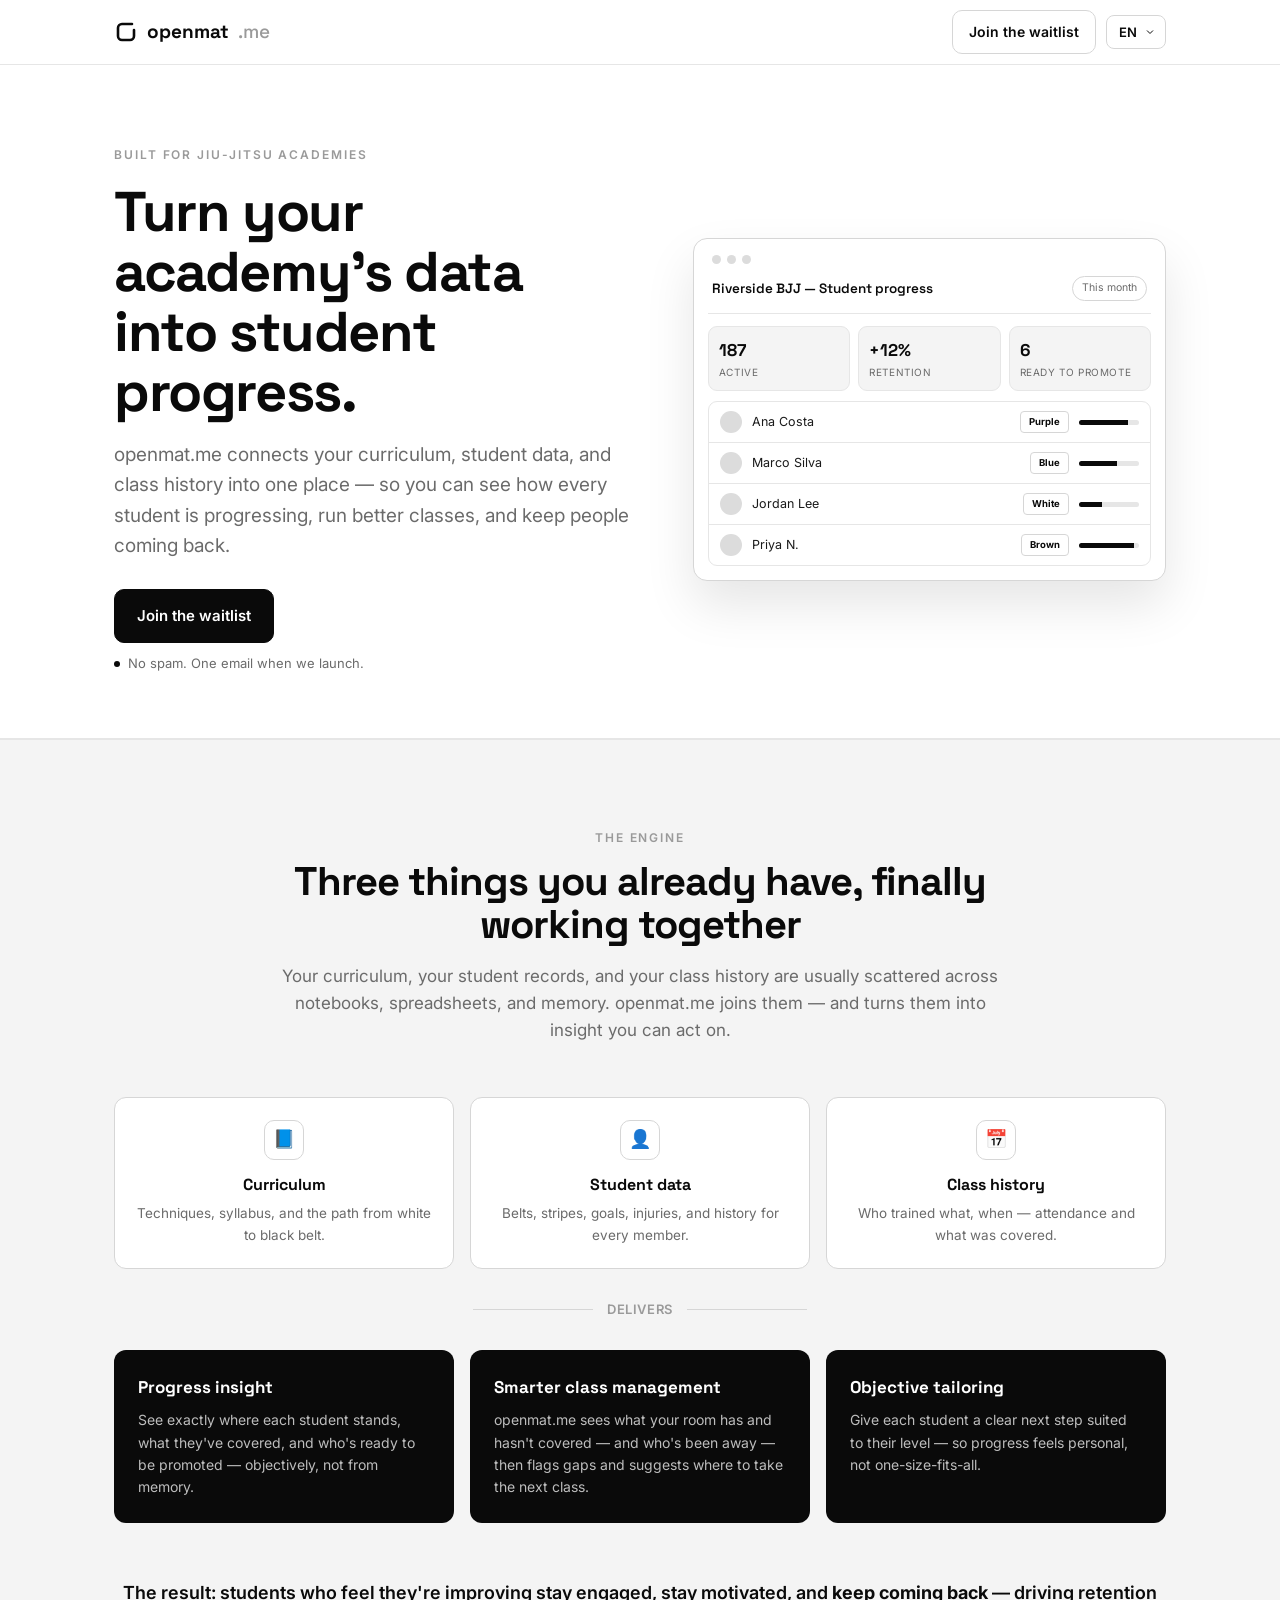
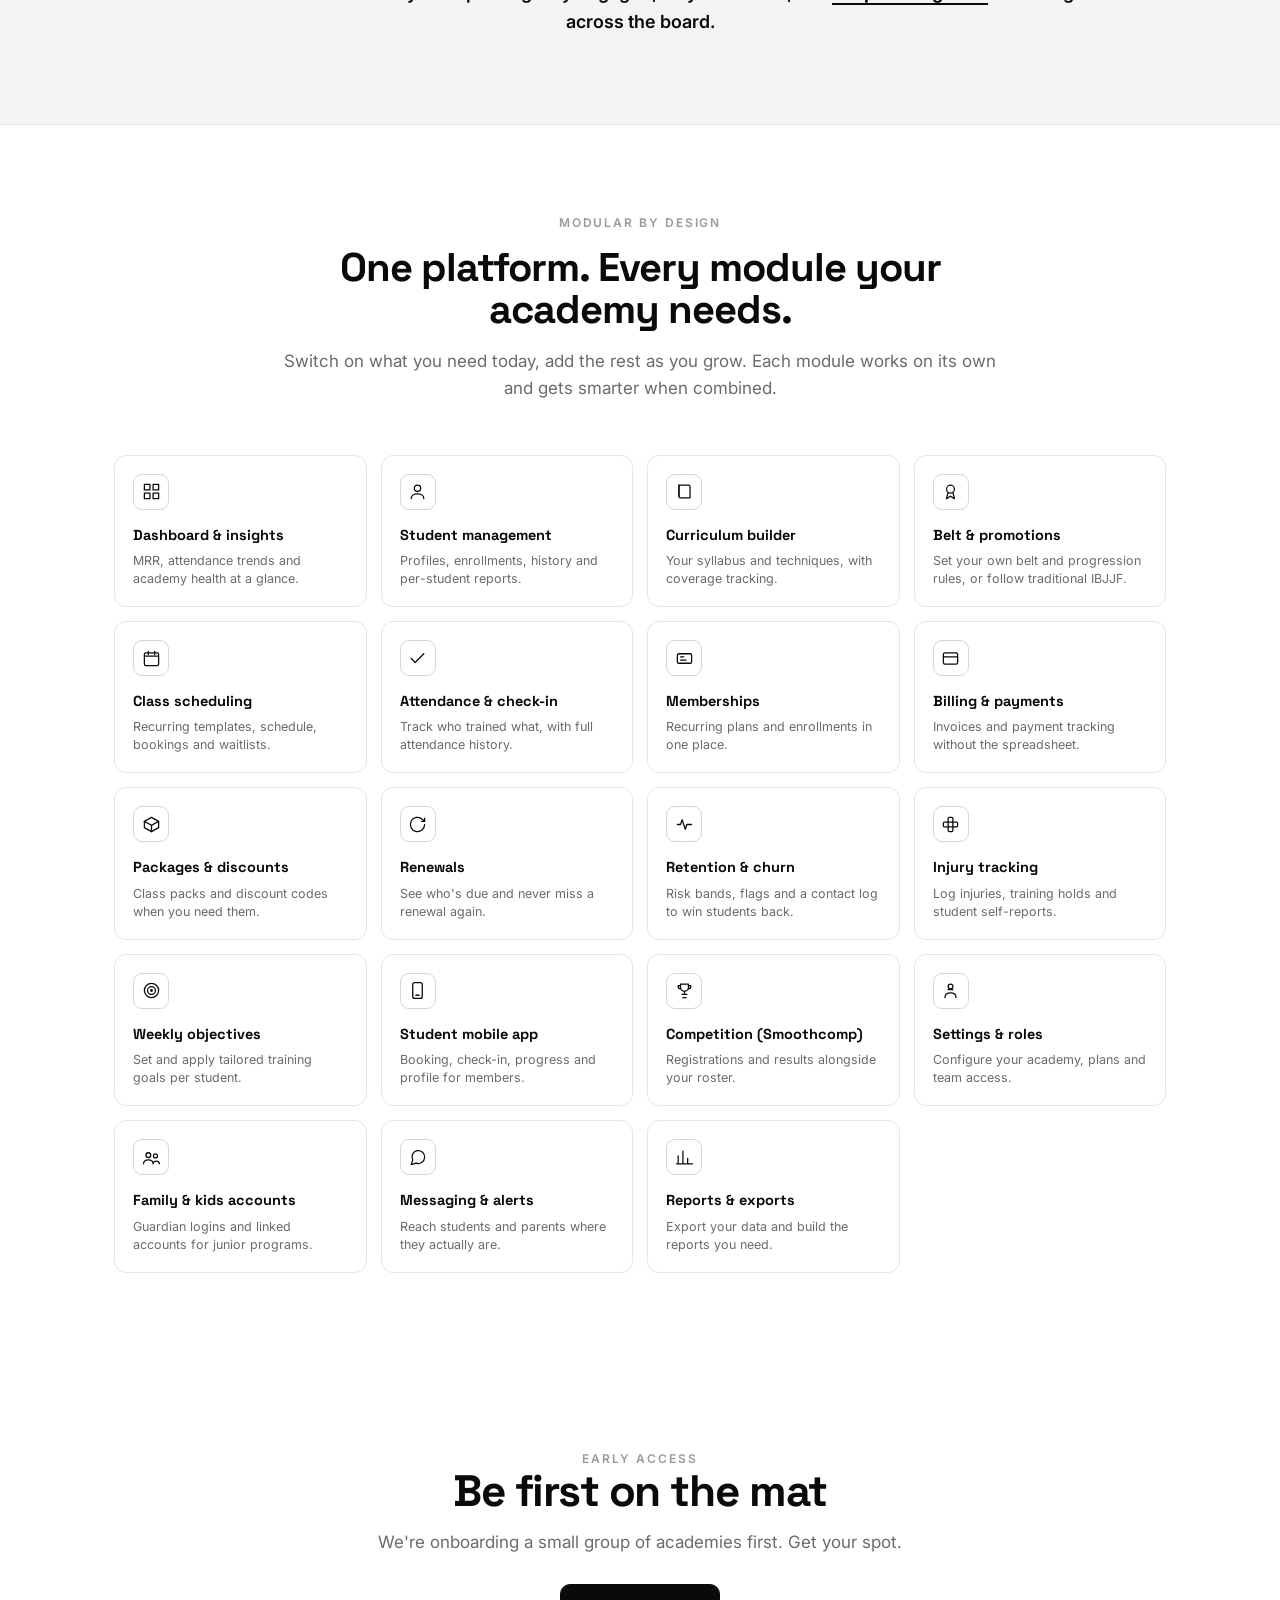
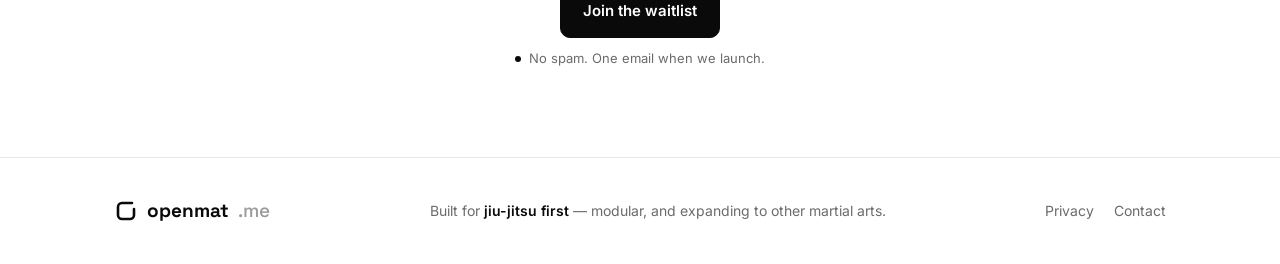
<file: index.html>
<!DOCTYPE html>
<html lang="en">
<head>
<meta charset="UTF-8" />
<meta name="viewport" content="width=device-width, initial-scale=1.0" />
<script>
  // Safety net: if an auth provider lands the token on the root (e.g. the
  // Supabase Site URL points here), forward it to /app where the session
  // is captured. Covers both hash (#access_token) and query (?code=) flows.
  (function () {
    var h = location.hash || '', q = location.search || '';
    if (h.indexOf('access_token=') > -1 || h.indexOf('error=') > -1 || /[?&]code=/.test(q)) {
      location.replace('/app' + q + h);
    }
  })();
</script>
<title>openmat.me — Turn your academy's data into student progress</title>
<link rel="icon" type="image/svg+xml" href="/favicon.svg" />
<meta name="description" content="openmat.me connects curriculum, student data, and class history to deliver real insight on student progress — so academies maximise progression and retention. Built for jiu-jitsu. Modular by design. Join the waitlist." />
<meta property="og:title" content="openmat.me — The operating system for your academy" />
<meta property="og:description" content="Curriculum × student data × class history → insight that drives progress and retention. Modular, and built for the mat." />
<meta property="og:type" content="website" />
<link rel="preconnect" href="https://fonts.googleapis.com" />
<link rel="preconnect" href="https://fonts.gstatic.com" crossorigin />
<link href="https://fonts.googleapis.com/css2?family=Inter:wght@400;500;600;700&family=Space+Grotesk:wght@500;600;700&display=swap" rel="stylesheet" />
<style>
  :root{
    --black:#0a0a0a;
    --ink:#141414;
    --text:#1a1a1a;
    --muted:#6b6b6b;
    --faint:#9a9a9a;
    --line:#e6e6e6;
    --line-2:#d6d6d6;
    --bg:#ffffff;
    --bg-alt:#f4f4f4;
    --radius:14px;
    --maxw:1100px;
  }
  *{box-sizing:border-box;margin:0;padding:0}
  html{scroll-behavior:smooth}
  body{font-family:'Inter',system-ui,-apple-system,Segoe UI,Roboto,sans-serif;background:var(--bg);color:var(--text);line-height:1.6;-webkit-font-smoothing:antialiased}
  h1,h2,h3,.display{font-family:'Space Grotesk','Inter',sans-serif;letter-spacing:-.025em;line-height:1.07;color:var(--black)}
  a{color:inherit;text-decoration:none}
  .wrap{max-width:var(--maxw);margin:0 auto;padding:0 24px}
  .eyebrow{font-size:12px;font-weight:600;letter-spacing:.16em;text-transform:uppercase;color:var(--faint)}

  /* Buttons */
  .btn{display:inline-flex;align-items:center;justify-content:center;gap:8px;font-weight:600;border-radius:10px;padding:14px 22px;cursor:pointer;border:1px solid var(--black);font-size:15px;transition:transform .12s ease,background .18s ease,color .18s ease}
  .btn-primary{background:var(--black);color:#fff}
  .btn-primary:hover{transform:translateY(-1px);background:#000}
  .btn-ghost{background:transparent;color:var(--black);padding:10px 16px;font-size:14px;border-color:var(--line-2)}
  .btn-ghost:hover{border-color:var(--black)}

  /* Header */
  header{position:sticky;top:0;z-index:40;background:rgba(255,255,255,.82);backdrop-filter:blur(10px);border-bottom:1px solid var(--line)}
  .nav{display:flex;align-items:center;justify-content:space-between;height:64px}
  .brand{display:flex;align-items:center;gap:9px;font-family:'Space Grotesk';font-weight:700;font-size:19px;color:var(--black)}
  .brand span{color:var(--faint);font-weight:500}
  .logo-mark{width:24px;height:24px;flex:none;background:var(--black);
    -webkit-mask:url("data:image/svg+xml,%3Csvg xmlns='http://www.w3.org/2000/svg' viewBox='0 0 24 24'%3E%3Cpath d='M18 4 H8 a4 4 0 0 0-4 4 v8 a4 4 0 0 0 4 4 h8 a4 4 0 0 0 4-4 V10' fill='none' stroke='%23000' stroke-width='2.6' stroke-linecap='round'/%3E%3C/svg%3E") center/contain no-repeat;
    mask:url("data:image/svg+xml,%3Csvg xmlns='http://www.w3.org/2000/svg' viewBox='0 0 24 24'%3E%3Cpath d='M18 4 H8 a4 4 0 0 0-4 4 v8 a4 4 0 0 0 4 4 h8 a4 4 0 0 0 4-4 V10' fill='none' stroke='%23000' stroke-width='2.6' stroke-linecap='round'/%3E%3C/svg%3E") center/contain no-repeat}
  .lang{appearance:none;background:transparent;border:1px solid var(--line-2);color:var(--black);font-family:inherit;font-size:13px;font-weight:600;border-radius:8px;padding:8px 28px 8px 12px;cursor:pointer;background-image:url("data:image/svg+xml,%3Csvg xmlns='http://www.w3.org/2000/svg' width='12' height='12' viewBox='0 0 24 24' fill='none' stroke='%230a0a0a' stroke-width='2'%3E%3Cpath d='M6 9l6 6 6-6'/%3E%3C/svg%3E");background-repeat:no-repeat;background-position:right 9px center}
  .lang:focus{outline:none;border-color:var(--black)}

  /* Hero */
  .hero{padding:80px 0 64px;border-bottom:1px solid var(--line)}
  .hero-grid{display:grid;grid-template-columns:1.05fr .95fr;gap:56px;align-items:center}
  .hero h1{font-size:clamp(34px,5vw,56px);font-weight:700;margin:18px 0 18px}
  .lede{font-size:clamp(16px,2vw,19px);color:var(--muted);max-width:540px;margin-bottom:28px}

  /* Form */
  .signup{display:flex;flex-direction:column;gap:10px;max-width:480px}
  .signup .row{display:flex;gap:10px}
  .signup input,.signup select{flex:1;background:#fff;border:1px solid var(--line-2);color:var(--text);border-radius:10px;padding:14px 16px;font-size:15px;font-family:inherit}
  .signup input::placeholder{color:var(--faint)}
  .signup input:focus,.signup select:focus{outline:none;border-color:var(--black)}
  .signup select{color:var(--muted)}
  .signup .btn-primary{white-space:nowrap}
  .form-note{font-size:13px;color:var(--muted);display:flex;align-items:center;gap:8px}
  .form-note .dot{width:6px;height:6px;border-radius:50%;background:var(--black);flex:none}
  .success{display:none;background:var(--bg-alt);border:1px solid var(--line-2);color:var(--text);padding:16px 18px;border-radius:10px;font-size:15px}
  .success.show{display:block;animation:pop .3s ease}
  @keyframes pop{from{opacity:0;transform:translateY(6px)}to{opacity:1;transform:none}}
  .count{margin-top:14px;font-size:13px;color:var(--muted)}
  .count b{color:var(--black)}

  /* Hero mock */
  .mock{background:#fff;border:1px solid var(--line-2);border-radius:14px;padding:14px;box-shadow:0 24px 50px rgba(0,0,0,.10)}
  .mock-bar{display:flex;gap:6px;padding:2px 4px 12px}
  .mock-bar i{width:9px;height:9px;border-radius:50%;background:#dcdcdc}
  .mock-head{display:flex;align-items:center;justify-content:space-between;padding:0 4px 12px;border-bottom:1px solid var(--line)}
  .mock-head .t{font-family:'Space Grotesk';font-weight:600;font-size:13.5px;color:var(--black)}
  .pill{font-size:10.5px;color:var(--muted);border:1px solid var(--line-2);padding:3px 9px;border-radius:999px}
  .mock-stats{display:grid;grid-template-columns:repeat(3,1fr);gap:8px;margin:12px 0 10px}
  .stat{background:var(--bg-alt);border:1px solid var(--line);border-radius:9px;padding:10px}
  .stat .n{font-family:'Space Grotesk';font-weight:700;font-size:17px;color:var(--black)}
  .stat .l{font-size:10px;color:var(--muted);text-transform:uppercase;letter-spacing:.06em}
  .roster{border:1px solid var(--line);border-radius:9px;overflow:hidden}
  .student{display:flex;align-items:center;gap:10px;padding:9px 11px;border-bottom:1px solid var(--line);font-size:12.5px}
  .student:last-child{border-bottom:none}
  .ava{width:22px;height:22px;border-radius:50%;background:#dcdcdc;flex:none}
  .student .nm{flex:1;color:var(--text)}
  .belt-tag{font-size:9.5px;font-weight:700;padding:2px 8px;border-radius:4px;border:1px solid var(--line-2);color:var(--black);background:#fff}
  .bar-mini{height:5px;width:60px;background:var(--line);border-radius:3px;overflow:hidden}
  .bar-mini i{display:block;height:100%;background:var(--black)}

  /* Sections */
  section.block{padding:88px 0}
  .center{text-align:center;max-width:720px;margin:0 auto 52px}
  .center h2{font-size:clamp(27px,3.6vw,40px);font-weight:700;margin:14px 0 16px}
  .center p{color:var(--muted);font-size:17px}
  .alt{background:var(--bg-alt);border-top:1px solid var(--line);border-bottom:1px solid var(--line)}

  /* INSIGHT ENGINE (flagship) */
  .engine{display:grid;grid-template-columns:1fr;gap:30px}
  .inputs{display:grid;grid-template-columns:repeat(3,1fr);gap:16px}
  .input-card{background:#fff;border:1px solid var(--line-2);border-radius:12px;padding:22px;text-align:center}
  .input-card .ic{width:40px;height:40px;border-radius:10px;border:1px solid var(--line-2);display:grid;place-items:center;margin:0 auto 12px;font-size:18px}
  .input-card h4{font-family:'Space Grotesk';font-size:16px;color:var(--black);margin-bottom:6px}
  .input-card p{font-size:13.5px;color:var(--muted)}
  .arrow{display:flex;align-items:center;justify-content:center;gap:14px;color:var(--faint);font-size:13px;font-weight:600;letter-spacing:.05em;text-transform:uppercase}
  .arrow .ln{height:1px;flex:1;max-width:120px;background:var(--line-2)}
  .outcomes{display:grid;grid-template-columns:repeat(3,1fr);gap:16px}
  .outcome{background:var(--black);color:#fff;border-radius:12px;padding:24px}
  .outcome h4{font-family:'Space Grotesk';font-size:17px;color:#fff;margin-bottom:8px}
  .outcome p{font-size:14px;color:#bdbdbd}
  .retention{margin-top:26px;text-align:center;font-size:18px;color:var(--black);font-weight:600}
  .retention b{border-bottom:2px solid var(--black)}

  /* Capabilities */
  .cards{display:grid;grid-template-columns:repeat(2,1fr);gap:16px}
  .card{background:#fff;border:1px solid var(--line);border-radius:var(--radius);padding:26px}
  .card .ic{width:40px;height:40px;border-radius:10px;border:1px solid var(--line-2);display:grid;place-items:center;margin-bottom:16px;font-size:18px}
  .card h3{font-size:18px;margin-bottom:8px}
  .card p{color:var(--muted);font-size:15px}

  /* Module grid */
  .mgrid{display:grid;grid-template-columns:repeat(4,1fr);gap:14px}
  .mtile{background:#fff;border:1px solid var(--line);border-radius:12px;padding:18px;transition:border-color .15s ease,transform .15s ease}
  .mtile:hover{border-color:var(--black);transform:translateY(-2px)}
  .mtop{display:flex;align-items:center;justify-content:space-between;margin-bottom:14px}
  .mtile .ic{width:36px;height:36px;border:1px solid var(--line-2);border-radius:9px;display:grid;place-items:center}
  .mtile .ic svg{width:19px;height:19px;stroke:var(--black);stroke-width:1.6;fill:none;stroke-linecap:round;stroke-linejoin:round}
  .mtile h4{font-family:'Space Grotesk';font-size:14.5px;color:var(--black);margin-bottom:5px}
  .mtile p{font-size:12.5px;color:var(--muted);line-height:1.45}
  .mtag{font-size:9.5px;font-weight:700;letter-spacing:.05em;text-transform:uppercase;padding:3px 7px;border-radius:5px;border:1px solid var(--line-2);color:var(--muted)}
  .mtag.live{background:var(--black);color:#fff;border-color:var(--black)}
  .mlegend{display:flex;gap:18px;justify-content:center;margin-top:28px;font-size:12.5px;color:var(--muted)}
  .mlegend span{display:inline-flex;align-items:center;gap:7px}
  .swatch{width:12px;height:12px;border-radius:4px;border:1px solid var(--line-2)}
  .swatch.k{background:var(--black);border-color:var(--black)}

  /* Modular */
  .mod-grid{display:grid;grid-template-columns:1fr 1fr;gap:48px;align-items:center}
  .mod-grid h2{font-size:clamp(26px,3.4vw,38px);margin-bottom:16px}
  .mod-grid .lede2{color:var(--muted);font-size:17px;margin-bottom:8px}
  .modules{display:flex;flex-direction:column;gap:10px}
  .module{display:flex;align-items:center;gap:14px;background:#fff;border:1px solid var(--line-2);border-radius:11px;padding:14px 16px}
  .module .tog{width:38px;height:22px;border-radius:999px;background:var(--black);position:relative;flex:none}
  .module .tog::after{content:"";position:absolute;width:16px;height:16px;border-radius:50%;background:#fff;top:3px;right:3px}
  .module.off .tog{background:var(--line-2)}
  .module.off .tog::after{right:auto;left:3px}
  .module .mname{font-weight:600;color:var(--black);font-size:14.5px}
  .module .mdesc{font-size:12.5px;color:var(--muted)}
  .module.off .mname,.module.off .mdesc{color:var(--faint)}

  /* Closing CTA */
  .cta{text-align:center}
  .cta h2{font-size:clamp(28px,4vw,44px);margin-bottom:14px}
  .cta p{color:var(--muted);margin-bottom:28px;font-size:17px}
  .cta .signup{margin:0 auto}

  /* Footer */
  footer{border-top:1px solid var(--line);padding:38px 0;color:var(--muted);font-size:14px}
  .foot{display:flex;align-items:center;justify-content:space-between;gap:18px;flex-wrap:wrap}
  .foot .vision b{color:var(--black);font-weight:600}
  .foot-links{display:flex;gap:20px}

  @media(max-width:900px){
    .hero-grid{grid-template-columns:1fr;gap:40px}
    .mock{order:2}
    .cards{grid-template-columns:1fr}
    .mgrid{grid-template-columns:repeat(2,1fr)}
    .inputs,.outcomes{grid-template-columns:1fr}
    .mod-grid{grid-template-columns:1fr;gap:30px}
  }
  @media(max-width:560px){
    .hero{padding:52px 0 44px}
    .mgrid{grid-template-columns:1fr}
    .signup .row{flex-direction:column}
    .foot{flex-direction:column;text-align:center}
    .nav .btn-ghost{display:none}
  }
</style>
</head>
<body>

<header>
  <div class="wrap nav">
    <div class="brand"><span class="logo-mark"></span>openmat<span>.me</span></div>
    <div style="display:flex;align-items:center;gap:10px">
      <a href="#join" class="btn btn-ghost" data-i18n="nav_waitlist">Join the waitlist</a>
      <select class="lang" id="lang" aria-label="Language">
        <option value="en">EN</option>
        <option value="pt">PT</option>
        <option value="es">ES</option>
        <option value="fr">FR</option>
      </select>
    </div>
  </div>
</header>

<!-- HERO -->
<section class="hero">
  <div class="wrap hero-grid">
    <div>
      <div class="eyebrow" data-i18n="hero_eyebrow">Built for jiu-jitsu academies</div>
      <h1 data-i18n="hero_h1">Turn your academy's data into student progress.</h1>
      <p class="lede" data-i18n="hero_lede">openmat.me connects your curriculum, student data, and class history into one place — so you can see how every student is progressing, run better classes, and keep people coming back.</p>

      <div class="signup">
        <a href="https://tally.so/r/68VYBY" class="btn btn-primary" style="align-self:flex-start" data-i18n="nav_waitlist">Join the waitlist</a>
        <div class="form-note"><span class="dot"></span> <span data-i18n="form_note">No spam. One email when we launch.</span></div>
      </div>
    </div>

    <!-- Mock dashboard: progress-focused -->
    <div class="mock" aria-hidden="true">
      <div class="mock-bar"><i></i><i></i><i></i></div>
      <div class="mock-head"><div class="t">Riverside BJJ — Student progress</div><div class="pill">This month</div></div>
      <div class="mock-stats">
        <div class="stat"><div class="n">187</div><div class="l">Active</div></div>
        <div class="stat"><div class="n">+12%</div><div class="l">Retention</div></div>
        <div class="stat"><div class="n">6</div><div class="l">Ready to promote</div></div>
      </div>
      <div class="roster">
        <div class="student"><span class="ava"></span><span class="nm">Ana Costa</span><span class="belt-tag">Purple</span><span class="bar-mini"><i style="width:82%"></i></span></div>
        <div class="student"><span class="ava"></span><span class="nm">Marco Silva</span><span class="belt-tag">Blue</span><span class="bar-mini"><i style="width:64%"></i></span></div>
        <div class="student"><span class="ava"></span><span class="nm">Jordan Lee</span><span class="belt-tag">White</span><span class="bar-mini"><i style="width:38%"></i></span></div>
        <div class="student"><span class="ava"></span><span class="nm">Priya N.</span><span class="belt-tag">Brown</span><span class="bar-mini"><i style="width:91%"></i></span></div>
      </div>
    </div>
  </div>
</section>

<!-- INSIGHT ENGINE (flagship) -->
<section class="block alt">
  <div class="wrap">
    <div class="center">
      <div class="eyebrow" data-i18n="engine_eyebrow">The engine</div>
      <h2 data-i18n="engine_h2">Three things you already have, finally working together</h2>
      <p data-i18n="engine_p">Your curriculum, your student records, and your class history are usually scattered across notebooks, spreadsheets, and memory. openmat.me joins them — and turns them into insight you can act on.</p>
    </div>

    <div class="engine">
      <div class="inputs">
        <div class="input-card"><div class="ic">📘</div><h4 data-i18n="in_curr_h">Curriculum</h4><p data-i18n="in_curr_p">Techniques, syllabus, and the path from white to black belt.</p></div>
        <div class="input-card"><div class="ic">👤</div><h4 data-i18n="in_stud_h">Student data</h4><p data-i18n="in_stud_p">Belts, stripes, goals, injuries, and history for every member.</p></div>
        <div class="input-card"><div class="ic">📅</div><h4 data-i18n="in_class_h">Class history</h4><p data-i18n="in_class_p">Who trained what, when — attendance and what was covered.</p></div>
      </div>

      <div class="arrow"><span class="ln"></span> <span data-i18n="delivers">delivers</span> <span class="ln"></span></div>

      <div class="outcomes">
        <div class="outcome"><h4 data-i18n="out1_h">Progress insight</h4><p data-i18n="out1_p">See exactly where each student stands, what they've covered, and who's ready to be promoted — objectively, not from memory.</p></div>
        <div class="outcome"><h4 data-i18n="out2_h">Smarter class management</h4><p data-i18n="out2_p">openmat.me sees what your room has and hasn't covered — and who's been away — then flags gaps and suggests where to take the next class.</p></div>
        <div class="outcome"><h4 data-i18n="out3_h">Objective tailoring</h4><p data-i18n="out3_p">Give each student a clear next step suited to their level — so progress feels personal, not one-size-fits-all.</p></div>
      </div>

      <div class="retention" data-i18n-html="retention">The result: students who feel they're improving stay engaged, stay motivated, and <b>keep coming back</b> — driving retention across the board.</div>
    </div>
  </div>
</section>

<!-- MODULES GRID -->
<section class="block">
  <div class="wrap">
    <div class="center">
      <div class="eyebrow" data-i18n="mod_eyebrow">Modular by design</div>
      <h2 data-i18n="mod_h2">One platform. Every module your academy needs.</h2>
      <p data-i18n="mod_p">Switch on what you need today, add the rest as you grow. Each module works on its own and gets smarter when combined.</p>
    </div>
    <div class="mgrid">

      <div class="mtile">
        <div class="mtop"><div class="ic"><svg viewBox="0 0 24 24"><rect x="3" y="3" width="7" height="7"/><rect x="14" y="3" width="7" height="7"/><rect x="3" y="14" width="7" height="7"/><rect x="14" y="14" width="7" height="7"/></svg></div></div>
        <h4 data-i18n="m1_h">Dashboard &amp; insights</h4>
        <p data-i18n="m1_p">MRR, attendance trends and academy health at a glance.</p>
      </div>

      <div class="mtile">
        <div class="mtop"><div class="ic"><svg viewBox="0 0 24 24"><circle cx="12" cy="8" r="4"/><path d="M4 21c0-4 4-6 8-6s8 2 8 6"/></svg></div></div>
        <h4 data-i18n="m2_h">Student management</h4>
        <p data-i18n="m2_p">Profiles, enrollments, history and per-student reports.</p>
      </div>

      <div class="mtile">
        <div class="mtop"><div class="ic"><svg viewBox="0 0 24 24"><path d="M5 4h12a2 2 0 0 1 2 2v14H7a2 2 0 0 1-2-2z"/><path d="M5 4v14"/></svg></div></div>
        <h4 data-i18n="m3_h">Curriculum builder</h4>
        <p data-i18n="m3_p">Your syllabus and techniques, with coverage tracking.</p>
      </div>

      <div class="mtile">
        <div class="mtop"><div class="ic"><svg viewBox="0 0 24 24"><circle cx="12" cy="9" r="5"/><path d="M9 13l-2 8 5-3 5 3-2-8"/></svg></div></div>
        <h4 data-i18n="m4_h">Belt &amp; promotions</h4>
        <p data-i18n="m4_p">Set your own belt and progression rules, or follow traditional IBJJF.</p>
      </div>

      <div class="mtile">
        <div class="mtop"><div class="ic"><svg viewBox="0 0 24 24"><rect x="3" y="5" width="18" height="16" rx="2"/><path d="M3 9h18M8 3v4M16 3v4"/></svg></div></div>
        <h4 data-i18n="m5_h">Class scheduling</h4>
        <p data-i18n="m5_p">Recurring templates, schedule, bookings and waitlists.</p>
      </div>

      <div class="mtile">
        <div class="mtop"><div class="ic"><svg viewBox="0 0 24 24"><path d="M20 6L9 17l-5-5"/></svg></div></div>
        <h4 data-i18n="m6_h">Attendance &amp; check-in</h4>
        <p data-i18n="m6_p">Track who trained what, with full attendance history.</p>
      </div>

      <div class="mtile">
        <div class="mtop"><div class="ic"><svg viewBox="0 0 24 24"><rect x="3" y="6" width="18" height="12" rx="2"/><path d="M7 10h4M7 14h7"/></svg></div></div>
        <h4 data-i18n="m7_h">Memberships</h4>
        <p data-i18n="m7_p">Recurring plans and enrollments in one place.</p>
      </div>

      <div class="mtile">
        <div class="mtop"><div class="ic"><svg viewBox="0 0 24 24"><rect x="3" y="5" width="18" height="14" rx="2"/><path d="M3 10h18"/></svg></div></div>
        <h4 data-i18n="m8_h">Billing &amp; payments</h4>
        <p data-i18n="m8_p">Invoices and payment tracking without the spreadsheet.</p>
      </div>

      <div class="mtile">
        <div class="mtop"><div class="ic"><svg viewBox="0 0 24 24"><path d="M21 8l-9-5-9 5 9 5 9-5z"/><path d="M3 8v8l9 5 9-5V8"/><path d="M12 13v8"/></svg></div></div>
        <h4 data-i18n="m9_h">Packages &amp; discounts</h4>
        <p data-i18n="m9_p">Class packs and discount codes when you need them.</p>
      </div>

      <div class="mtile">
        <div class="mtop"><div class="ic"><svg viewBox="0 0 24 24"><path d="M21 12a9 9 0 1 1-3-6.7L21 8"/><path d="M21 4v4h-4"/></svg></div></div>
        <h4 data-i18n="m10_h">Renewals</h4>
        <p data-i18n="m10_p">See who's due and never miss a renewal again.</p>
      </div>

      <div class="mtile">
        <div class="mtop"><div class="ic"><svg viewBox="0 0 24 24"><path d="M3 12h4l2-6 4 12 2-6h6"/></svg></div></div>
        <h4 data-i18n="m11_h">Retention &amp; churn</h4>
        <p data-i18n="m11_p">Risk bands, flags and a contact log to win students back.</p>
      </div>

      <div class="mtile">
        <div class="mtop"><div class="ic"><svg viewBox="0 0 24 24"><rect x="9" y="3" width="6" height="18" rx="1.5"/><rect x="3" y="9" width="18" height="6" rx="1.5"/></svg></div></div>
        <h4 data-i18n="m12_h">Injury tracking</h4>
        <p data-i18n="m12_p">Log injuries, training holds and student self-reports.</p>
      </div>

      <div class="mtile">
        <div class="mtop"><div class="ic"><svg viewBox="0 0 24 24"><circle cx="12" cy="12" r="9"/><circle cx="12" cy="12" r="5"/><circle cx="12" cy="12" r="1"/></svg></div></div>
        <h4 data-i18n="m13_h">Weekly objectives</h4>
        <p data-i18n="m13_p">Set and apply tailored training goals per student.</p>
      </div>

      <div class="mtile">
        <div class="mtop"><div class="ic"><svg viewBox="0 0 24 24"><rect x="6" y="2" width="12" height="20" rx="2.5"/><path d="M10 18h4"/></svg></div></div>
        <h4 data-i18n="m14_h">Student mobile app</h4>
        <p data-i18n="m14_p">Booking, check-in, progress and profile for members.</p>
      </div>

      <div class="mtile">
        <div class="mtop"><div class="ic"><svg viewBox="0 0 24 24"><path d="M7 4h10v4a5 5 0 0 1-10 0z"/><path d="M7 6H4v1a3 3 0 0 0 3 3M17 6h3v1a3 3 0 0 1-3 3M9 17h6M10 21h4M12 14v3"/></svg></div></div>
        <h4 data-i18n="m15_h">Competition (Smoothcomp)</h4>
        <p data-i18n="m15_p">Registrations and results alongside your roster.</p>
      </div>

      <div class="mtile">
        <div class="mtop"><div class="ic"><svg viewBox="0 0 24 24"><circle cx="12" cy="7" r="3"/><path d="M5 21c0-4 3-6 7-6s7 2 7 6"/><path d="M9 11h6"/></svg></div></div>
        <h4 data-i18n="m16_h">Settings &amp; roles</h4>
        <p data-i18n="m16_p">Configure your academy, plans and team access.</p>
      </div>

      <div class="mtile">
        <div class="mtop"><div class="ic"><svg viewBox="0 0 24 24"><circle cx="8" cy="9" r="3"/><circle cx="17" cy="10" r="2.5"/><path d="M2 20c0-3 2.5-5 6-5s6 2 6 5M14 20c0-2 2-3.5 4-3.5s4 1.5 4 3.5"/></svg></div></div>
        <h4 data-i18n="m17_h">Family &amp; kids accounts</h4>
        <p data-i18n="m17_p">Guardian logins and linked accounts for junior programs.</p>
      </div>

      <div class="mtile">
        <div class="mtop"><div class="ic"><svg viewBox="0 0 24 24"><path d="M21 12a8 8 0 0 1-11 7L4 21l2-6a8 8 0 1 1 15-3z"/></svg></div></div>
        <h4 data-i18n="m18_h">Messaging &amp; alerts</h4>
        <p data-i18n="m18_p">Reach students and parents where they actually are.</p>
      </div>

      <div class="mtile">
        <div class="mtop"><div class="ic"><svg viewBox="0 0 24 24"><path d="M4 20V10M10 20V4M16 20v-7M22 20H2"/></svg></div></div>
        <h4 data-i18n="m19_h">Reports &amp; exports</h4>
        <p data-i18n="m19_p">Export your data and build the reports you need.</p>
      </div>

    </div>
  </div>
</section>

<!-- CLOSING CTA -->
<section class="block cta" id="join">
  <div class="wrap">
    <div class="eyebrow" data-i18n="cta_eyebrow">Early access</div>
    <h2 data-i18n="cta_h2">Be first on the mat</h2>
    <p data-i18n="cta_p">We're onboarding a small group of academies first. Get your spot.</p>
    <div class="signup" style="align-items:center">
      <a href="https://tally.so/r/68VYBY" class="btn btn-primary" data-i18n="nav_waitlist">Join the waitlist</a>
      <div class="form-note"><span class="dot"></span> <span data-i18n="form_note">No spam. One email when we launch.</span></div>
    </div>
  </div>
</section>

<footer>
  <div class="wrap foot">
    <div class="brand"><span class="logo-mark"></span>openmat<span>.me</span></div>
    <div class="vision" data-i18n-html="foot_vision">Built for <b>jiu-jitsu first</b> — modular, and expanding to other martial arts.</div>
    <div class="foot-links">
      <a href="/privacy" data-i18n="foot_privacy">Privacy</a>
      <a href="mailto:hello@openmat.me" data-i18n="foot_contact">Contact</a>
    </div>
  </div>
</footer>

<script>
  // ---- i18n: location-aware (auto-detects browser locale), with manual switcher ----
  var I18N = {
    en: {
      meta_title: "openmat.me — Turn your academy's data into student progress",
      meta_desc: "openmat.me connects curriculum, student data, and class history to deliver real insight on student progress — so academies maximise progression and retention.",
      nav_signin: "Sign in",
      nav_waitlist: "Join the waitlist",
      hero_eyebrow: "Built for jiu-jitsu academies",
      hero_h1: "Turn your academy's data into student progress.",
      hero_lede: "openmat.me connects your curriculum, student data, and class history into one place — so you can see how every student is progressing, run better classes, and keep people coming back.",
      form_note: "No spam. One email when we launch.",
      engine_eyebrow: "The engine",
      engine_h2: "Three things you already have, finally working together",
      engine_p: "Your curriculum, your student records, and your class history are usually scattered across notebooks, spreadsheets, and memory. openmat.me joins them — and turns them into insight you can act on.",
      in_curr_h: "Curriculum", in_curr_p: "Techniques, syllabus, and the path from white to black belt.",
      in_stud_h: "Student data", in_stud_p: "Belts, stripes, goals, injuries, and history for every member.",
      in_class_h: "Class history", in_class_p: "Who trained what, when — attendance and what was covered.",
      delivers: "delivers",
      out1_h: "Progress insight", out1_p: "See exactly where each student stands, what they've covered, and who's ready to be promoted — objectively, not from memory.",
      out2_h: "Smarter class management", out2_p: "openmat.me sees what your room has and hasn't covered — and who's been away — then flags gaps and suggests where to take the next class.",
      out3_h: "Objective tailoring", out3_p: "Give each student a clear next step suited to their level — so progress feels personal, not one-size-fits-all.",
      retention: "The result: students who feel they're improving stay engaged, stay motivated, and <b>keep coming back</b> — driving retention across the board.",
      mod_eyebrow: "Modular by design",
      mod_h2: "One platform. Every module your academy needs.",
      mod_p: "Switch on what you need today, add the rest as you grow. Each module works on its own and gets smarter when combined.",
      m1_h: "Dashboard & insights", m1_p: "MRR, attendance trends and academy health at a glance.",
      m2_h: "Student management", m2_p: "Profiles, enrollments, history and per-student reports.",
      m3_h: "Curriculum builder", m3_p: "Your syllabus and techniques, with coverage tracking.",
      m4_h: "Belt & promotions", m4_p: "Set your own belt and progression rules, or follow traditional IBJJF.",
      m5_h: "Class scheduling", m5_p: "Recurring templates, schedule, bookings and waitlists.",
      m6_h: "Attendance & check-in", m6_p: "Track who trained what, with full attendance history.",
      m7_h: "Memberships", m7_p: "Recurring plans and enrollments in one place.",
      m8_h: "Billing & payments", m8_p: "Invoices and payment tracking without the spreadsheet.",
      m9_h: "Packages & discounts", m9_p: "Class packs and discount codes when you need them.",
      m10_h: "Renewals", m10_p: "See who's due and never miss a renewal again.",
      m11_h: "Retention & churn", m11_p: "Risk bands, flags and a contact log to win students back.",
      m12_h: "Injury tracking", m12_p: "Log injuries, training holds and student self-reports.",
      m13_h: "Weekly objectives", m13_p: "Set and apply tailored training goals per student.",
      m14_h: "Student mobile app", m14_p: "Booking, check-in, progress and profile for members.",
      m15_h: "Competition (Smoothcomp)", m15_p: "Registrations and results alongside your roster.",
      m16_h: "Settings & roles", m16_p: "Configure your academy, plans and team access.",
      m17_h: "Family & kids accounts", m17_p: "Guardian logins and linked accounts for junior programs.",
      m18_h: "Messaging & alerts", m18_p: "Reach students and parents where they actually are.",
      m19_h: "Reports & exports", m19_p: "Export your data and build the reports you need.",
      cta_eyebrow: "Early access",
      cta_h2: "Be first on the mat",
      cta_p: "We're onboarding a small group of academies first. Get your spot.",
      foot_vision: "Built for <b>jiu-jitsu first</b> — modular, and expanding to other martial arts.",
      foot_privacy: "Privacy", foot_contact: "Contact"
    },
    pt: {
      meta_title: "openmat.me — Transforme os dados da sua academia em progresso dos alunos",
      meta_desc: "A openmat.me reúne currículo, dados dos alunos e histórico de aulas para gerar insights reais sobre o progresso — ajudando academias a aumentar a evolução e a retenção.",
      nav_signin: "Entrar",
      nav_waitlist: "Entrar na lista",
      hero_eyebrow: "Feito para academias de jiu-jitsu",
      hero_h1: "Transforme os dados da sua academia em progresso dos alunos.",
      hero_lede: "A openmat.me reúne o seu currículo, os dados dos alunos e o histórico de aulas num só lugar — para que veja como cada aluno está a evoluir, dê aulas melhores e mantenha as pessoas a voltar.",
      form_note: "Sem spam. Um e-mail quando lançarmos.",
      engine_eyebrow: "O motor",
      engine_h2: "Três coisas que você já tem, finalmente trabalhando juntas",
      engine_p: "O seu currículo, os registos dos alunos e o histórico de aulas costumam estar espalhados em cadernos, planilhas e na memória. A openmat.me junta tudo — e transforma em insights sobre os quais você pode agir.",
      in_curr_h: "Currículo", in_curr_p: "Técnicas, programa e o caminho da faixa branca à preta.",
      in_stud_h: "Dados dos alunos", in_stud_p: "Faixas, graus, objetivos, lesões e histórico de cada membro.",
      in_class_h: "Histórico de aulas", in_class_p: "Quem treinou o quê e quando — presença e conteúdo abordado.",
      delivers: "gera",
      out1_h: "Insight de progresso", out1_p: "Veja exatamente onde cada aluno está, o que já cobriu e quem está pronto para ser promovido — com objetividade, não de memória.",
      out2_h: "Gestão de aulas mais inteligente", out2_p: "A openmat.me sabe o que a turma já cobriu e o que falta — e quem andou ausente — depois sinaliza lacunas e sugere o rumo da próxima aula.",
      out3_h: "Personalização objetiva", out3_p: "Dê a cada aluno um próximo passo claro e adequado ao seu nível — para que o progresso seja pessoal, e não igual para todos.",
      retention: "O resultado: alunos que sentem que estão a melhorar permanecem engajados, motivados e <b>continuam a voltar</b> — impulsionando a retenção em toda a academia.",
      mod_eyebrow: "Modular por concepção",
      mod_h2: "Uma plataforma. Todos os módulos que a sua academia precisa.",
      mod_p: "Ative o que precisa hoje e acrescente o resto conforme cresce. Cada módulo funciona por conta própria e fica mais inteligente quando combinado.",
      m1_h: "Painel & insights", m1_p: "MRR, tendências de presença e a saúde da academia num relance.",
      m2_h: "Gestão de alunos", m2_p: "Perfis, matrículas, histórico e relatórios por aluno.",
      m3_h: "Construtor de currículo", m3_p: "O seu programa e técnicas, com acompanhamento de cobertura.",
      m4_h: "Faixas & promoções", m4_p: "Defina as suas regras de faixa e progressão, ou siga a IBJJF tradicional.",
      m5_h: "Agendamento de aulas", m5_p: "Modelos recorrentes, agenda, reservas e listas de espera.",
      m6_h: "Presença & check-in", m6_p: "Registe quem treinou o quê, com histórico de presença completo.",
      m7_h: "Mensalidades", m7_p: "Planos recorrentes e matrículas num só lugar.",
      m8_h: "Cobrança & pagamentos", m8_p: "Faturas e controlo de pagamentos sem planilha.",
      m9_h: "Pacotes & descontos", m9_p: "Pacotes de aulas e códigos de desconto quando precisar.",
      m10_h: "Renovações", m10_p: "Veja quem está a vencer e nunca perca uma renovação.",
      m11_h: "Retenção & evasão", m11_p: "Faixas de risco, alertas e um registo de contactos para reconquistar alunos.",
      m12_h: "Controlo de lesões", m12_p: "Registe lesões, restrições de treino e relatos dos alunos.",
      m13_h: "Objetivos semanais", m13_p: "Defina e aplique metas de treino personalizadas por aluno.",
      m14_h: "App para alunos", m14_p: "Reservas, check-in, progresso e perfil para os membros.",
      m15_h: "Competição (Smoothcomp)", m15_p: "Inscrições e resultados ao lado do seu plantel.",
      m16_h: "Configurações & funções", m16_p: "Configure a sua academia, planos e acesso da equipa.",
      m17_h: "Contas de família & crianças", m17_p: "Acessos de responsáveis e contas vinculadas para programas infantis.",
      m18_h: "Mensagens & alertas", m18_p: "Fale com alunos e pais onde eles realmente estão.",
      m19_h: "Relatórios & exportações", m19_p: "Exporte os seus dados e crie os relatórios que precisa.",
      cta_eyebrow: "Acesso antecipado",
      cta_h2: "Seja o primeiro no tatame",
      cta_p: "Estamos a integrar um pequeno grupo de academias primeiro. Garanta o seu lugar.",
      foot_vision: "Feito <b>primeiro para o jiu-jitsu</b> — modular, e expandindo para outras artes marciais.",
      foot_privacy: "Privacidade", foot_contact: "Contacto"
    },
    es: {
      meta_title: "openmat.me — Convierte los datos de tu academia en progreso de los alumnos",
      meta_desc: "openmat.me conecta el currículo, los datos de los alumnos y el historial de clases para ofrecer información real sobre el progreso — ayudando a las academias a maximizar la progresión y la retención.",
      nav_signin: "Iniciar sesión",
      nav_waitlist: "Unirse a la lista",
      hero_eyebrow: "Hecho para academias de jiu-jitsu",
      hero_h1: "Convierte los datos de tu academia en progreso de los alumnos.",
      hero_lede: "openmat.me reúne tu currículo, los datos de los alumnos y el historial de clases en un solo lugar — para que veas cómo progresa cada alumno, des mejores clases y mantengas a la gente volviendo.",
      form_note: "Sin spam. Un correo cuando lancemos.",
      engine_eyebrow: "El motor",
      engine_h2: "Tres cosas que ya tienes, por fin trabajando juntas",
      engine_p: "Tu currículo, los registros de tus alumnos y el historial de clases suelen estar dispersos en cuadernos, hojas de cálculo y en la memoria. openmat.me los une — y los convierte en información sobre la que puedes actuar.",
      in_curr_h: "Currículo", in_curr_p: "Técnicas, programa y el camino del cinturón blanco al negro.",
      in_stud_h: "Datos de alumnos", in_stud_p: "Cinturones, grados, objetivos, lesiones e historial de cada miembro.",
      in_class_h: "Historial de clases", in_class_p: "Quién entrenó qué y cuándo — asistencia y contenido cubierto.",
      delivers: "genera",
      out1_h: "Información de progreso", out1_p: "Mira exactamente dónde está cada alumno, qué ha cubierto y quién está listo para promocionar — con objetividad, no de memoria.",
      out2_h: "Gestión de clases más inteligente", out2_p: "openmat.me sabe qué ha cubierto tu grupo y qué falta — y quién ha estado ausente — luego marca los vacíos y sugiere hacia dónde llevar la próxima clase.",
      out3_h: "Personalización objetiva", out3_p: "Dale a cada alumno un siguiente paso claro y adecuado a su nivel — para que el progreso sea personal, no igual para todos.",
      retention: "El resultado: los alumnos que sienten que mejoran siguen comprometidos, motivados y <b>siguen volviendo</b> — impulsando la retención en toda la academia.",
      mod_eyebrow: "Modular por diseño",
      mod_h2: "Una plataforma. Todos los módulos que tu academia necesita.",
      mod_p: "Activa lo que necesitas hoy y añade el resto a medida que creces. Cada módulo funciona por sí solo y se vuelve más inteligente al combinarse.",
      m1_h: "Panel & análisis", m1_p: "MRR, tendencias de asistencia y la salud de la academia de un vistazo.",
      m2_h: "Gestión de alumnos", m2_p: "Perfiles, inscripciones, historial e informes por alumno.",
      m3_h: "Constructor de currículo", m3_p: "Tu programa y técnicas, con seguimiento de cobertura.",
      m4_h: "Cinturones & promociones", m4_p: "Define tus reglas de cinturón y progresión, o sigue la IBJJF tradicional.",
      m5_h: "Programación de clases", m5_p: "Plantillas recurrentes, horario, reservas y listas de espera.",
      m6_h: "Asistencia & check-in", m6_p: "Registra quién entrenó qué, con historial de asistencia completo.",
      m7_h: "Membresías", m7_p: "Planes recurrentes e inscripciones en un solo lugar.",
      m8_h: "Facturación & pagos", m8_p: "Facturas y seguimiento de pagos sin hojas de cálculo.",
      m9_h: "Paquetes & descuentos", m9_p: "Bonos de clases y códigos de descuento cuando los necesites.",
      m10_h: "Renovaciones", m10_p: "Mira quién vence y nunca pierdas una renovación.",
      m11_h: "Retención & abandono", m11_p: "Bandas de riesgo, alertas y un registro de contactos para recuperar alumnos.",
      m12_h: "Seguimiento de lesiones", m12_p: "Registra lesiones, pausas de entrenamiento y reportes de los alumnos.",
      m13_h: "Objetivos semanales", m13_p: "Define y aplica metas de entrenamiento personalizadas por alumno.",
      m14_h: "App para alumnos", m14_p: "Reservas, check-in, progreso y perfil para los miembros.",
      m15_h: "Competición (Smoothcomp)", m15_p: "Inscripciones y resultados junto a tu plantel.",
      m16_h: "Ajustes & roles", m16_p: "Configura tu academia, planes y acceso del equipo.",
      m17_h: "Cuentas de familia & niños", m17_p: "Accesos de tutores y cuentas vinculadas para programas infantiles.",
      m18_h: "Mensajes & alertas", m18_p: "Llega a alumnos y padres donde realmente están.",
      m19_h: "Informes & exportaciones", m19_p: "Exporta tus datos y crea los informes que necesitas.",
      cta_eyebrow: "Acceso anticipado",
      cta_h2: "Sé el primero en el tatami",
      cta_p: "Estamos incorporando primero a un pequeño grupo de academias. Reserva tu lugar.",
      foot_vision: "Hecho <b>primero para el jiu-jitsu</b> — modular, y expandiéndose a otras artes marciales.",
      foot_privacy: "Privacidad", foot_contact: "Contacto"
    },
    fr: {
      meta_title: "openmat.me — Transformez les données de votre académie en progrès des élèves",
      meta_desc: "openmat.me relie le programme, les données des élèves et l'historique des cours pour fournir de vraies informations sur la progression — afin que les académies maximisent l'évolution et la fidélisation.",
      nav_signin: "Se connecter",
      nav_waitlist: "Rejoindre la liste",
      hero_eyebrow: "Conçu pour les académies de jiu-jitsu",
      hero_h1: "Transformez les données de votre académie en progrès des élèves.",
      hero_lede: "openmat.me réunit votre programme, les données des élèves et l'historique des cours au même endroit — pour voir comment chaque élève progresse, donner de meilleurs cours et fidéliser vos membres.",
      form_note: "Pas de spam. Un seul e-mail au lancement.",
      engine_eyebrow: "Le moteur",
      engine_h2: "Trois choses que vous avez déjà, enfin réunies",
      engine_p: "Votre programme, vos fiches élèves et l'historique des cours sont souvent éparpillés entre carnets, tableurs et mémoire. openmat.me les relie — et les transforme en informations exploitables.",
      in_curr_h: "Programme", in_curr_p: "Techniques, syllabus et le parcours de la ceinture blanche à la noire.",
      in_stud_h: "Données des élèves", in_stud_p: "Ceintures, barrettes, objectifs, blessures et historique de chaque membre.",
      in_class_h: "Historique des cours", in_class_p: "Qui a travaillé quoi et quand — présence et contenu abordé.",
      delivers: "produit",
      out1_h: "Vision de la progression", out1_p: "Voyez exactement où en est chaque élève, ce qu'il a couvert et qui est prêt à passer de grade — objectivement, pas de mémoire.",
      out2_h: "Gestion des cours optimisée", out2_p: "openmat.me sait ce que votre groupe a couvert ou non — et qui a été absent — puis signale les lacunes et suggère l'orientation du prochain cours.",
      out3_h: "Personnalisation objective", out3_p: "Donnez à chaque élève une étape suivante claire et adaptée à son niveau — pour une progression personnelle, pas uniforme.",
      retention: "Le résultat : les élèves qui sentent qu'ils progressent restent engagés, motivés et <b>reviennent</b> — ce qui améliore la fidélisation dans toute l'académie.",
      mod_eyebrow: "Modulaire par conception",
      mod_h2: "Une plateforme. Tous les modules dont votre académie a besoin.",
      mod_p: "Activez ce dont vous avez besoin aujourd'hui, ajoutez le reste à mesure que vous grandissez. Chaque module fonctionne seul et devient plus intelligent une fois combiné.",
      m1_h: "Tableau de bord & analyses", m1_p: "MRR, tendances de présence et santé de l'académie en un coup d'œil.",
      m2_h: "Gestion des élèves", m2_p: "Profils, inscriptions, historique et rapports par élève.",
      m3_h: "Créateur de programme", m3_p: "Votre syllabus et vos techniques, avec suivi de la couverture.",
      m4_h: "Ceintures & promotions", m4_p: "Définissez vos règles de ceinture et de progression, ou suivez l'IBJJF traditionnelle.",
      m5_h: "Planification des cours", m5_p: "Modèles récurrents, planning, réservations et listes d'attente.",
      m6_h: "Présence & check-in", m6_p: "Suivez qui a travaillé quoi, avec un historique de présence complet.",
      m7_h: "Abonnements", m7_p: "Formules récurrentes et inscriptions au même endroit.",
      m8_h: "Facturation & paiements", m8_p: "Factures et suivi des paiements sans tableur.",
      m9_h: "Forfaits & remises", m9_p: "Carnets de cours et codes de réduction quand vous en avez besoin.",
      m10_h: "Renouvellements", m10_p: "Voyez qui arrive à échéance et ne manquez plus un renouvellement.",
      m11_h: "Fidélisation & attrition", m11_p: "Niveaux de risque, alertes et journal de contacts pour récupérer les élèves.",
      m12_h: "Suivi des blessures", m12_p: "Enregistrez blessures, pauses d'entraînement et signalements des élèves.",
      m13_h: "Objectifs hebdomadaires", m13_p: "Définissez et appliquez des objectifs d'entraînement personnalisés par élève.",
      m14_h: "App mobile élève", m14_p: "Réservation, check-in, progression et profil pour les membres.",
      m15_h: "Compétition (Smoothcomp)", m15_p: "Inscriptions et résultats aux côtés de votre effectif.",
      m16_h: "Paramètres & rôles", m16_p: "Configurez votre académie, vos formules et les accès de l'équipe.",
      m17_h: "Comptes famille & enfants", m17_p: "Accès des responsables et comptes liés pour les programmes jeunes.",
      m18_h: "Messages & alertes", m18_p: "Joignez élèves et parents là où ils sont vraiment.",
      m19_h: "Rapports & exports", m19_p: "Exportez vos données et créez les rapports dont vous avez besoin.",
      cta_eyebrow: "Accès anticipé",
      cta_h2: "Soyez le premier sur le tatami",
      cta_p: "Nous intégrons d'abord un petit groupe d'académies. Réservez votre place.",
      foot_vision: "Conçu <b>d'abord pour le jiu-jitsu</b> — modulaire, et en expansion vers d'autres arts martiaux.",
      foot_privacy: "Confidentialité", foot_contact: "Contact"
    }
  };

  function applyLang(lang){
    var dict = I18N[lang] || I18N.en;
    document.documentElement.lang = lang;
    document.querySelectorAll('[data-i18n]').forEach(function(el){
      var v = dict[el.getAttribute('data-i18n')];
      if(v != null) el.textContent = v;
    });
    document.querySelectorAll('[data-i18n-html]').forEach(function(el){
      var v = dict[el.getAttribute('data-i18n-html')];
      if(v != null) el.innerHTML = v;
    });
    if(dict.meta_title) document.title = dict.meta_title;
    var md = document.querySelector('meta[name="description"]');
    if(md && dict.meta_desc) md.setAttribute('content', dict.meta_desc);
    try{ localStorage.setItem('omLang', lang); }catch(e){}
    var sel = document.getElementById('lang');
    if(sel) sel.value = lang;
  }

  (function(){
    var supported = ['en','pt','es','fr'];
    var saved;
    try{ saved = localStorage.getItem('omLang'); }catch(e){}
    var langs = (navigator.languages && navigator.languages.length) ? navigator.languages : [navigator.language || 'en'];
    var detected = 'en';
    for(var i=0;i<langs.length;i++){
      var code = (langs[i]||'').slice(0,2).toLowerCase();
      if(supported.indexOf(code) > -1){ detected = code; break; }
    }
    var lang = (saved && supported.indexOf(saved) > -1) ? saved : detected;
    applyLang(lang);
    var sel = document.getElementById('lang');
    if(sel) sel.addEventListener('change', function(){ applyLang(this.value); });
  })();
</script>

</body>
</html>
</file>
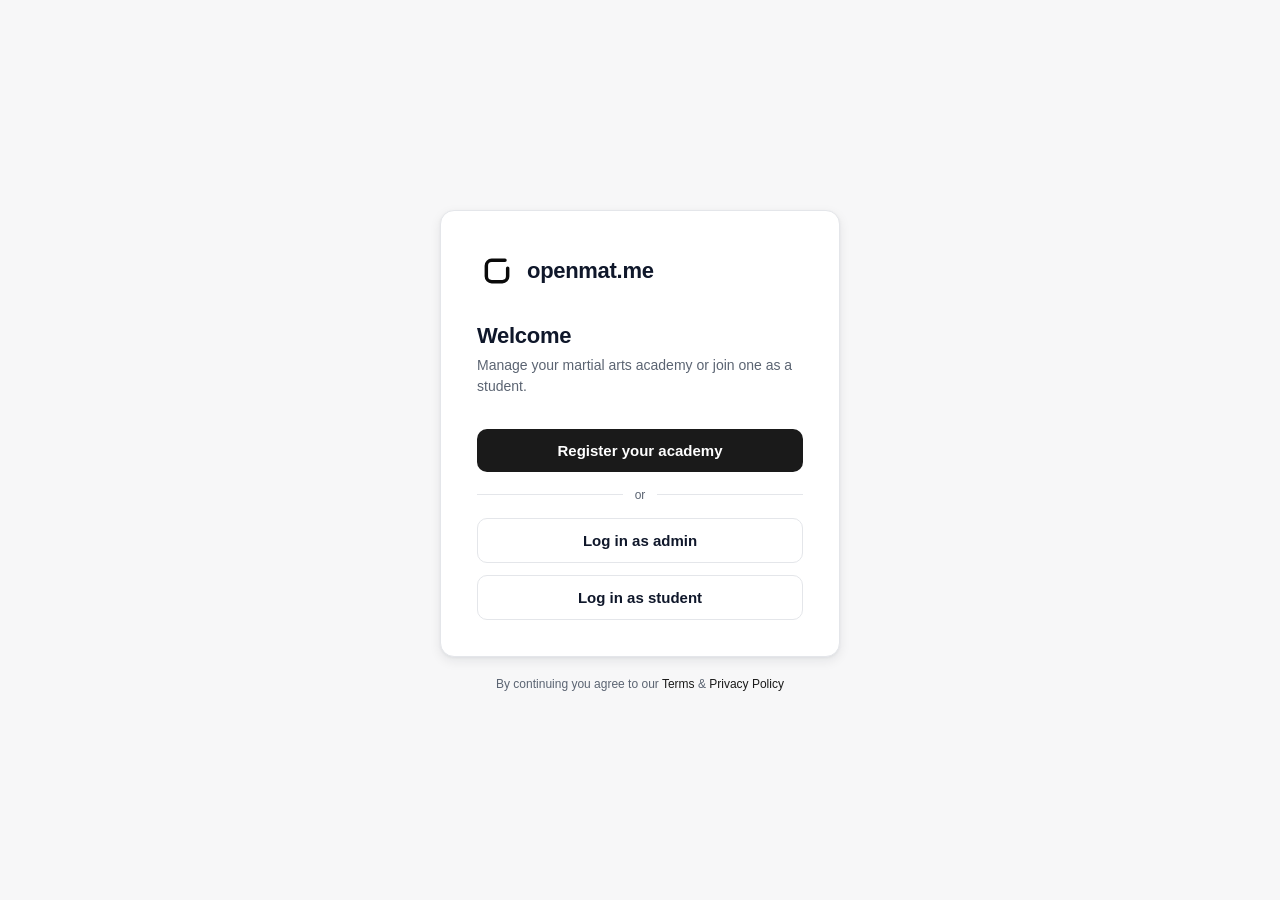
<file: onboarding.html>
<!DOCTYPE html>
<html lang="en">
<head>
  <meta charset="UTF-8" />
  <meta name="viewport" content="width=device-width, initial-scale=1.0" />
  <title>openmat.me</title>
  <link rel="icon" type="image/svg+xml" href="/favicon.svg" />
  <style>
    :root {
      --bg: #f7f7f8;
      --surface: #ffffff;
      --border: #e4e6ea;
      --text: #0f172a;
      --text-muted: #5b6472;
      --primary: #14171c;
      --accent: #1a1a1a;
      --accent-hover: #000000;
      --r-md: 10px;
      --r-lg: 14px;
      --font: -apple-system, BlinkMacSystemFont, "Segoe UI", Roboto, Ubuntu, sans-serif;
      --shadow-md: 0 4px 12px rgba(15,23,42,.08), 0 1px 3px rgba(15,23,42,.05);
    }
    * { box-sizing: border-box; margin: 0; padding: 0; }
    html, body { height: 100%; }
    body {
      font-family: var(--font);
      background: var(--bg);
      color: var(--text);
      display: flex;
      flex-direction: column;
      align-items: center;
      justify-content: center;
      min-height: 100vh;
      padding: 24px 16px;
    }

    .card {
      background: var(--surface);
      border: 1px solid var(--border);
      border-radius: var(--r-lg);
      box-shadow: var(--shadow-md);
      padding: 40px 36px 36px;
      width: 100%;
      max-width: 400px;
    }

    .logo {
      display: flex;
      align-items: center;
      gap: 10px;
      margin-bottom: 32px;
    }
    .logo-mark {
      width: 40px;
      height: 40px;
      display: grid;
      place-items: center;
      flex-shrink: 0;
    }
    .logo-mark svg { width: 32px; height: 32px; }
    .logo-mark svg path { stroke: #0a0a0a; }
    .logo-name {
      font-size: 22px;
      font-weight: 700;
      letter-spacing: -0.3px;
    }

    h1 {
      font-size: 22px;
      font-weight: 700;
      letter-spacing: -0.3px;
      margin-bottom: 6px;
    }
    .subtitle {
      font-size: 14px;
      color: var(--text-muted);
      margin-bottom: 32px;
      line-height: 1.5;
    }

    .stack { display: flex; flex-direction: column; gap: 12px; }

    .btn {
      display: block;
      width: 100%;
      padding: 13px 20px;
      border-radius: var(--r-md);
      font-size: 15px;
      font-weight: 600;
      font-family: var(--font);
      cursor: pointer;
      text-align: center;
      text-decoration: none;
      border: none;
      transition: background .15s, border-color .15s, transform .08s;
    }
    .btn:active { transform: scale(.98); }

    .btn-primary {
      background: var(--accent);
      color: #fff;
    }
    .btn-primary:hover { background: var(--accent-hover); }

    .btn-secondary {
      background: var(--surface);
      color: var(--text);
      border: 1.5px solid var(--border);
    }
    .btn-secondary:hover { border-color: #adb5bd; background: #f8f9fa; }

    .divider {
      display: flex;
      align-items: center;
      gap: 12px;
      color: var(--text-muted);
      font-size: 12px;
      margin: 4px 0;
    }
    .divider::before, .divider::after {
      content: '';
      flex: 1;
      height: 1px;
      background: var(--border);
    }

    .footer {
      margin-top: 20px;
      font-size: 12px;
      color: var(--text-muted);
      text-align: center;
    }
    .footer a {
      color: var(--accent);
      text-decoration: none;
    }
    .footer a:hover { text-decoration: underline; }
  </style>
</head>
<body>
  <div class="card">
    <div class="logo">
      <div class="logo-mark"><svg viewBox="0 0 24 24" xmlns="http://www.w3.org/2000/svg" aria-label="openmat.me"><path d="M18 4 H8 a4 4 0 0 0-4 4 v8 a4 4 0 0 0 4 4 h8 a4 4 0 0 0 4-4 V10" fill="none" stroke-width="2.6" stroke-linecap="round"></path></svg></div>
      <div class="logo-name">openmat.me</div>
    </div>

    <h1>Welcome</h1>
    <p class="subtitle">Manage your martial arts academy or join one as a student.</p>

    <div class="stack">
      <a href="admin.html#/setup" class="btn btn-primary">Register your academy</a>

      <div class="divider">or</div>

      <a href="admin.html" class="btn btn-secondary">Log in as admin</a>
      <a href="student.html" class="btn btn-secondary">Log in as student</a>
    </div>
  </div>

  <div class="footer">
    By continuing you agree to our <a href="#">Terms</a> &amp; <a href="#">Privacy Policy</a>
  </div>
</body>
</html>
</file>
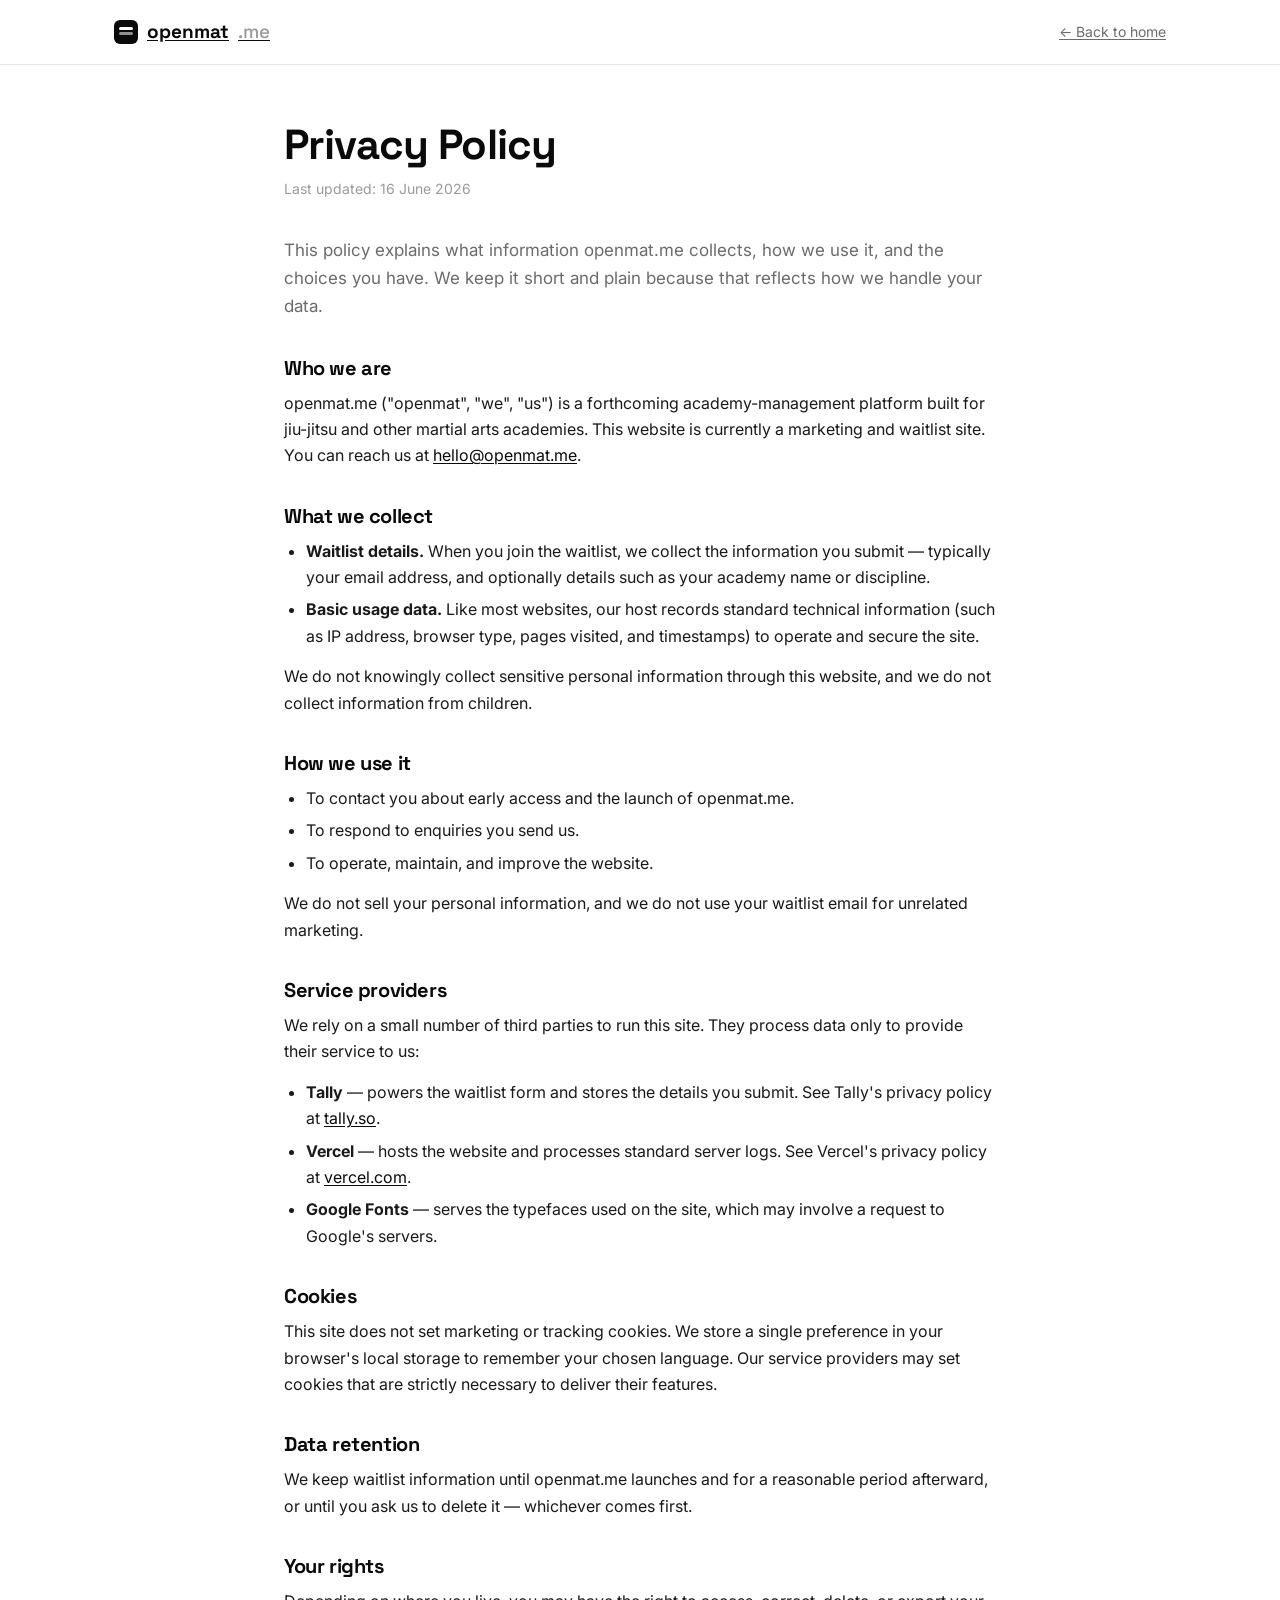
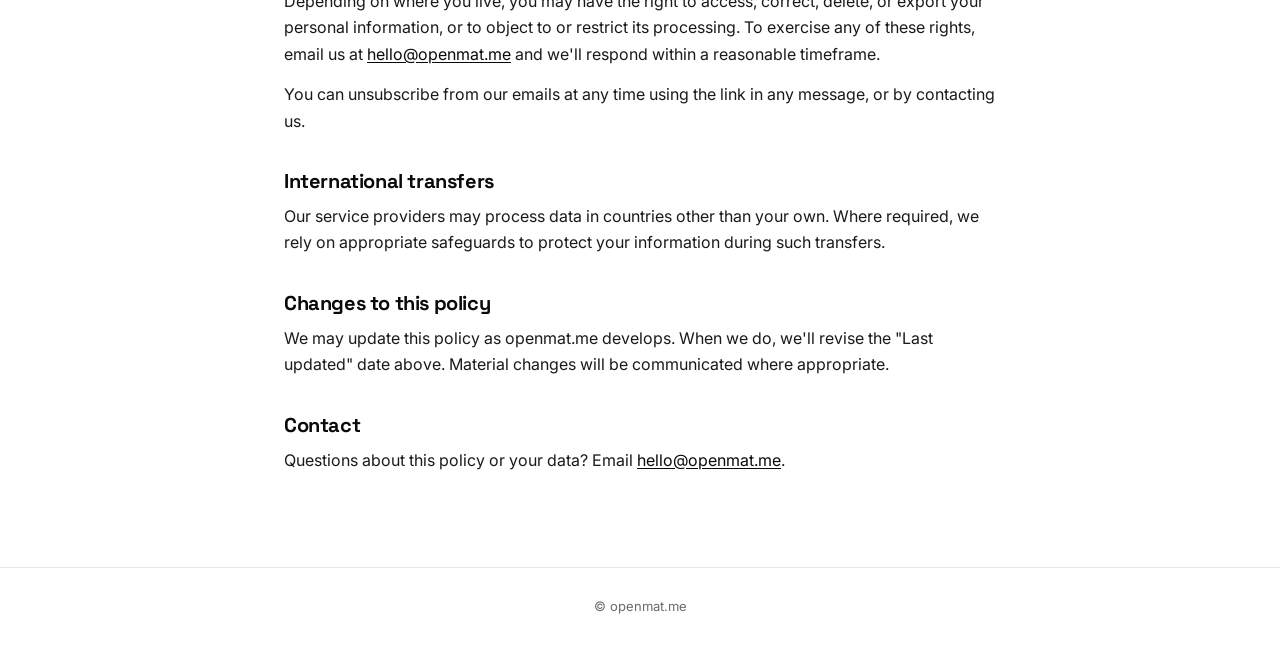
<file: privacy.html>
<!DOCTYPE html>
<html lang="en">
<head>
<meta charset="UTF-8" />
<meta name="viewport" content="width=device-width, initial-scale=1.0" />
<title>Privacy Policy — openmat.me</title>
<link rel="icon" type="image/svg+xml" href="/favicon.svg" />
<meta name="description" content="How openmat.me collects, uses, and protects your information." />
<meta name="robots" content="index,follow" />
<link rel="preconnect" href="https://fonts.googleapis.com" />
<link rel="preconnect" href="https://fonts.gstatic.com" crossorigin />
<link href="https://fonts.googleapis.com/css2?family=Inter:wght@400;500;600;700&family=Space+Grotesk:wght@500;600;700&display=swap" rel="stylesheet" />
<style>
  :root{
    --black:#0a0a0a;--text:#1a1a1a;--muted:#6b6b6b;--faint:#9a9a9a;
    --line:#e6e6e6;--line-2:#d6d6d6;--bg:#ffffff;--bg-alt:#f4f4f4;--maxw:760px;
  }
  *{box-sizing:border-box;margin:0;padding:0}
  body{font-family:'Inter',system-ui,-apple-system,Segoe UI,Roboto,sans-serif;background:var(--bg);color:var(--text);line-height:1.65;-webkit-font-smoothing:antialiased}
  a{color:var(--black);text-decoration:underline;text-underline-offset:2px}
  h1,h2{font-family:'Space Grotesk','Inter',sans-serif;letter-spacing:-.02em;line-height:1.15;color:var(--black)}
  .wrap{max-width:var(--maxw);margin:0 auto;padding:0 24px}
  header{border-bottom:1px solid var(--line)}
  .nav{display:flex;align-items:center;justify-content:space-between;height:64px;max-width:1100px;margin:0 auto;padding:0 24px}
  .brand{display:flex;align-items:center;gap:9px;font-family:'Space Grotesk';font-weight:700;font-size:19px;color:var(--black)}
  .brand span{color:var(--faint);font-weight:500}
  .logo-mark{width:24px;height:24px;border-radius:6px;background:var(--black);position:relative;flex:none}
  .logo-mark::after{content:"";position:absolute;left:5px;right:5px;top:7px;height:2.5px;border-radius:2px;background:#fff}
  .logo-mark::before{content:"";position:absolute;left:5px;right:5px;top:12px;height:2.5px;border-radius:2px;background:#fff;opacity:.55}
  .back{font-size:14px;color:var(--muted)}
  main{padding:56px 0 80px}
  h1{font-size:clamp(30px,4vw,42px);font-weight:700;margin-bottom:8px}
  .updated{color:var(--faint);font-size:14px;margin-bottom:36px}
  h2{font-size:20px;margin:36px 0 10px}
  p,li{color:var(--text);font-size:16px}
  p{margin-bottom:14px}
  ul{margin:0 0 14px 22px}
  li{margin-bottom:6px}
  .lede{color:var(--muted);font-size:17px;margin-bottom:8px}
  footer{border-top:1px solid var(--line);padding:28px 0;color:var(--muted);font-size:13px;text-align:center}
</style>
</head>
<body>

<header>
  <div class="nav">
    <a href="/" class="brand"><span class="logo-mark"></span>openmat<span>.me</span></a>
    <a href="/" class="back">← Back to home</a>
  </div>
</header>

<main>
  <div class="wrap">
    <h1>Privacy Policy</h1>
    <div class="updated">Last updated: 16 June 2026</div>

    <p class="lede">This policy explains what information openmat.me collects, how we use it, and the choices you have. We keep it short and plain because that reflects how we handle your data.</p>

    <h2>Who we are</h2>
    <p>openmat.me ("openmat", "we", "us") is a forthcoming academy-management platform built for jiu-jitsu and other martial arts academies. This website is currently a marketing and waitlist site. You can reach us at <a href="mailto:hello@openmat.me">hello@openmat.me</a>.</p>

    <h2>What we collect</h2>
    <ul>
      <li><strong>Waitlist details.</strong> When you join the waitlist, we collect the information you submit — typically your email address, and optionally details such as your academy name or discipline.</li>
      <li><strong>Basic usage data.</strong> Like most websites, our host records standard technical information (such as IP address, browser type, pages visited, and timestamps) to operate and secure the site.</li>
    </ul>
    <p>We do not knowingly collect sensitive personal information through this website, and we do not collect information from children.</p>

    <h2>How we use it</h2>
    <ul>
      <li>To contact you about early access and the launch of openmat.me.</li>
      <li>To respond to enquiries you send us.</li>
      <li>To operate, maintain, and improve the website.</li>
    </ul>
    <p>We do not sell your personal information, and we do not use your waitlist email for unrelated marketing.</p>

    <h2>Service providers</h2>
    <p>We rely on a small number of third parties to run this site. They process data only to provide their service to us:</p>
    <ul>
      <li><strong>Tally</strong> — powers the waitlist form and stores the details you submit. See Tally's privacy policy at <a href="https://tally.so/help/privacy-policy" target="_blank" rel="noopener">tally.so</a>.</li>
      <li><strong>Vercel</strong> — hosts the website and processes standard server logs. See Vercel's privacy policy at <a href="https://vercel.com/legal/privacy-policy" target="_blank" rel="noopener">vercel.com</a>.</li>
      <li><strong>Google Fonts</strong> — serves the typefaces used on the site, which may involve a request to Google's servers.</li>
    </ul>

    <h2>Cookies</h2>
    <p>This site does not set marketing or tracking cookies. We store a single preference in your browser's local storage to remember your chosen language. Our service providers may set cookies that are strictly necessary to deliver their features.</p>

    <h2>Data retention</h2>
    <p>We keep waitlist information until openmat.me launches and for a reasonable period afterward, or until you ask us to delete it — whichever comes first.</p>

    <h2>Your rights</h2>
    <p>Depending on where you live, you may have the right to access, correct, delete, or export your personal information, or to object to or restrict its processing. To exercise any of these rights, email us at <a href="mailto:hello@openmat.me">hello@openmat.me</a> and we'll respond within a reasonable timeframe.</p>
    <p>You can unsubscribe from our emails at any time using the link in any message, or by contacting us.</p>

    <h2>International transfers</h2>
    <p>Our service providers may process data in countries other than your own. Where required, we rely on appropriate safeguards to protect your information during such transfers.</p>

    <h2>Changes to this policy</h2>
    <p>We may update this policy as openmat.me develops. When we do, we'll revise the "Last updated" date above. Material changes will be communicated where appropriate.</p>

    <h2>Contact</h2>
    <p>Questions about this policy or your data? Email <a href="mailto:hello@openmat.me">hello@openmat.me</a>.</p>
  </div>
</main>

<footer>
  <div class="wrap">© openmat.me</div>
</footer>

</body>
</html>
</file>
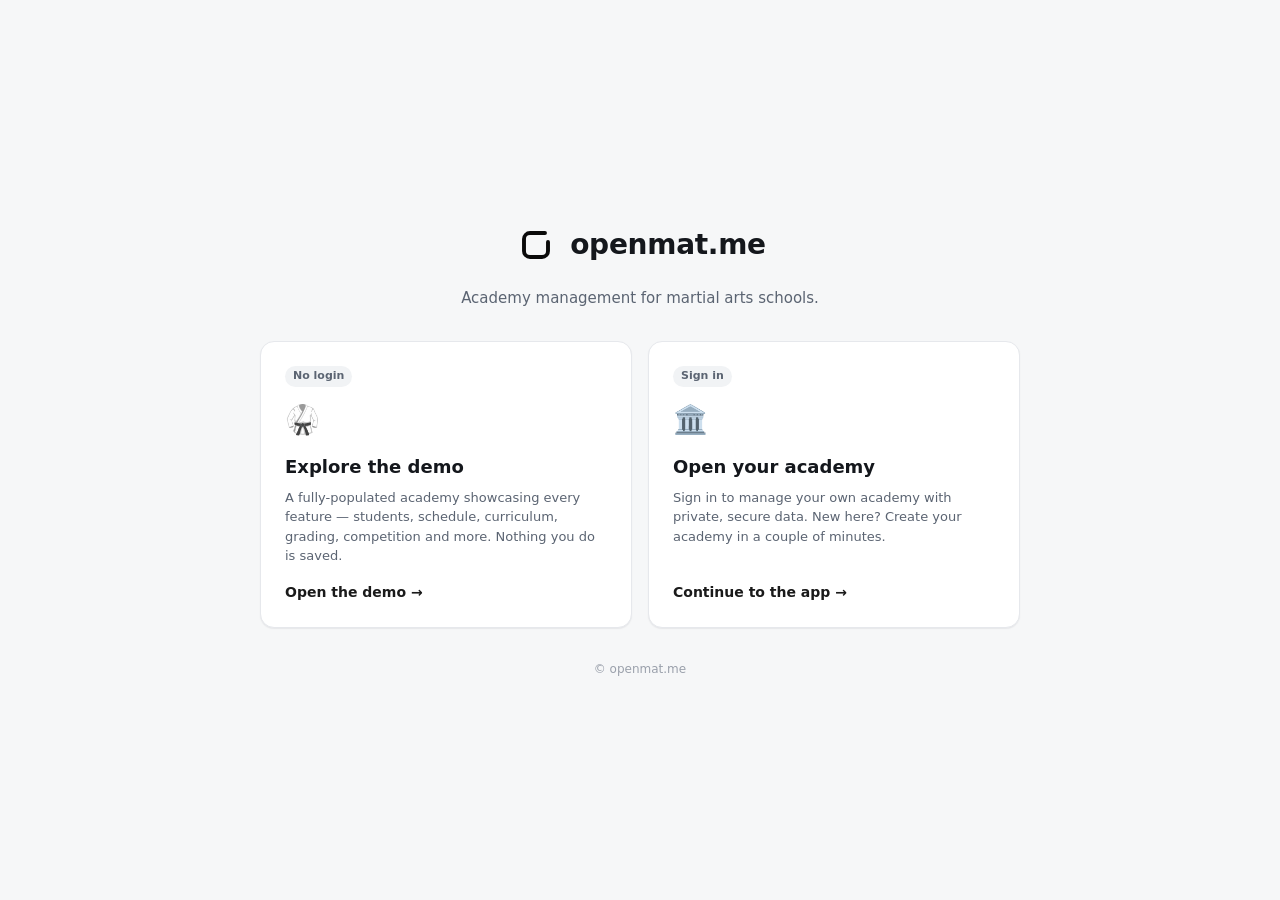
<file: start.html>
<!DOCTYPE html>
<html lang="en">
<head>
  <meta charset="UTF-8" />
  <meta name="viewport" content="width=device-width, initial-scale=1.0" />
  <title>openmat.me — Academy Management</title>
  <link rel="icon" type="image/svg+xml" href="/favicon.svg" />
  <script>
    // Safety net: if an auth provider lands the token on the root (e.g. the
    // Supabase Site URL points here), forward it to /app where the session
    // is captured. Covers both hash (#access_token) and query (?code=) flows.
    (function () {
      var h = location.hash || '', q = location.search || '';
      if (h.indexOf('access_token=') > -1 || h.indexOf('error=') > -1 || /[?&]code=/.test(q)) {
        location.replace('/app' + q + h);
      }
    })();
  </script>
  <link rel="stylesheet" href="styles.css" />
  <style>
    body { display: grid; place-items: center; min-height: 100vh; padding: var(--sp-5); }
    .wrap { max-width: 760px; width: 100%; text-align: center; }
    .brand { display: inline-flex; align-items: center; gap: var(--sp-3); margin-bottom: var(--sp-3); }
    .brand-mark { width: 44px; height: 44px; display: grid; place-items: center; }
    .brand-mark svg { width: 36px; height: 36px; }
    .brand-mark svg path { stroke: var(--black, #0a0a0a); }
    h1 { font-family: var(--font-display); letter-spacing: var(--ls-tight); font-size: 28px; margin: 0; }
    .tagline { color: var(--text-muted); margin: var(--sp-2) 0 var(--sp-6); font-size: 15px; }
    .cards { display: grid; grid-template-columns: 1fr 1fr; gap: var(--sp-4); }
    @media (max-width: 620px){ .cards { grid-template-columns: 1fr; } }
    .choice { text-align: left; cursor: pointer; text-decoration: none; color: inherit; display: flex; flex-direction: column;
      border: 1.5px solid var(--border); border-radius: var(--r-lg); padding: var(--sp-5); background: var(--surface);
      box-shadow: var(--shadow-sm); transition: border-color .15s, transform .1s; }
    .choice:hover { border-color: var(--accent); transform: translateY(-2px); }
    .choice .ico { font-size: 28px; margin-bottom: var(--sp-3); }
    .choice h2 { font-size: 18px; margin: 0 0 var(--sp-2); }
    .choice p { color: var(--text-muted); font-size: 13px; margin: 0 0 var(--sp-4); line-height: 1.5; }
    .choice .go { margin-top: auto; font-weight: 600; color: var(--accent); font-size: 14px; }
    .pill { align-self: flex-start; font-size: 11px; font-weight: 600; padding: 2px 8px; border-radius: 999px;
      background: var(--surface-alt); color: var(--text-muted); margin-bottom: var(--sp-3); }
    .foot { margin-top: var(--sp-6); font-size: 12px; color: var(--text-faint); }
  </style>
</head>
<body>
  <div class="wrap">
    <div class="brand">
      <div class="brand-mark"><svg viewBox="0 0 24 24" xmlns="http://www.w3.org/2000/svg" aria-label="openmat.me"><path d="M18 4 H8 a4 4 0 0 0-4 4 v8 a4 4 0 0 0 4 4 h8 a4 4 0 0 0 4-4 V10" fill="none" stroke-width="2.6" stroke-linecap="round"></path></svg></div>
      <h1>openmat.me</h1>
    </div>
    <div class="tagline">Academy management for martial arts schools.</div>

    <div class="cards">
      <a class="choice" href="/demo">
        <span class="pill">No login</span>
        <div class="ico">🥋</div>
        <h2>Explore the demo</h2>
        <p>A fully-populated academy showcasing every feature — students, schedule, curriculum, grading, competition and more. Nothing you do is saved.</p>
        <span class="go">Open the demo →</span>
      </a>

      <a class="choice" href="/app">
        <span class="pill">Sign in</span>
        <div class="ico">🏛️</div>
        <h2>Open your academy</h2>
        <p>Sign in to manage your own academy with private, secure data. New here? Create your academy in a couple of minutes.</p>
        <span class="go">Continue to the app →</span>
      </a>
    </div>

    <div class="foot">© openmat.me</div>
  </div>
</body>
</html>
</file>
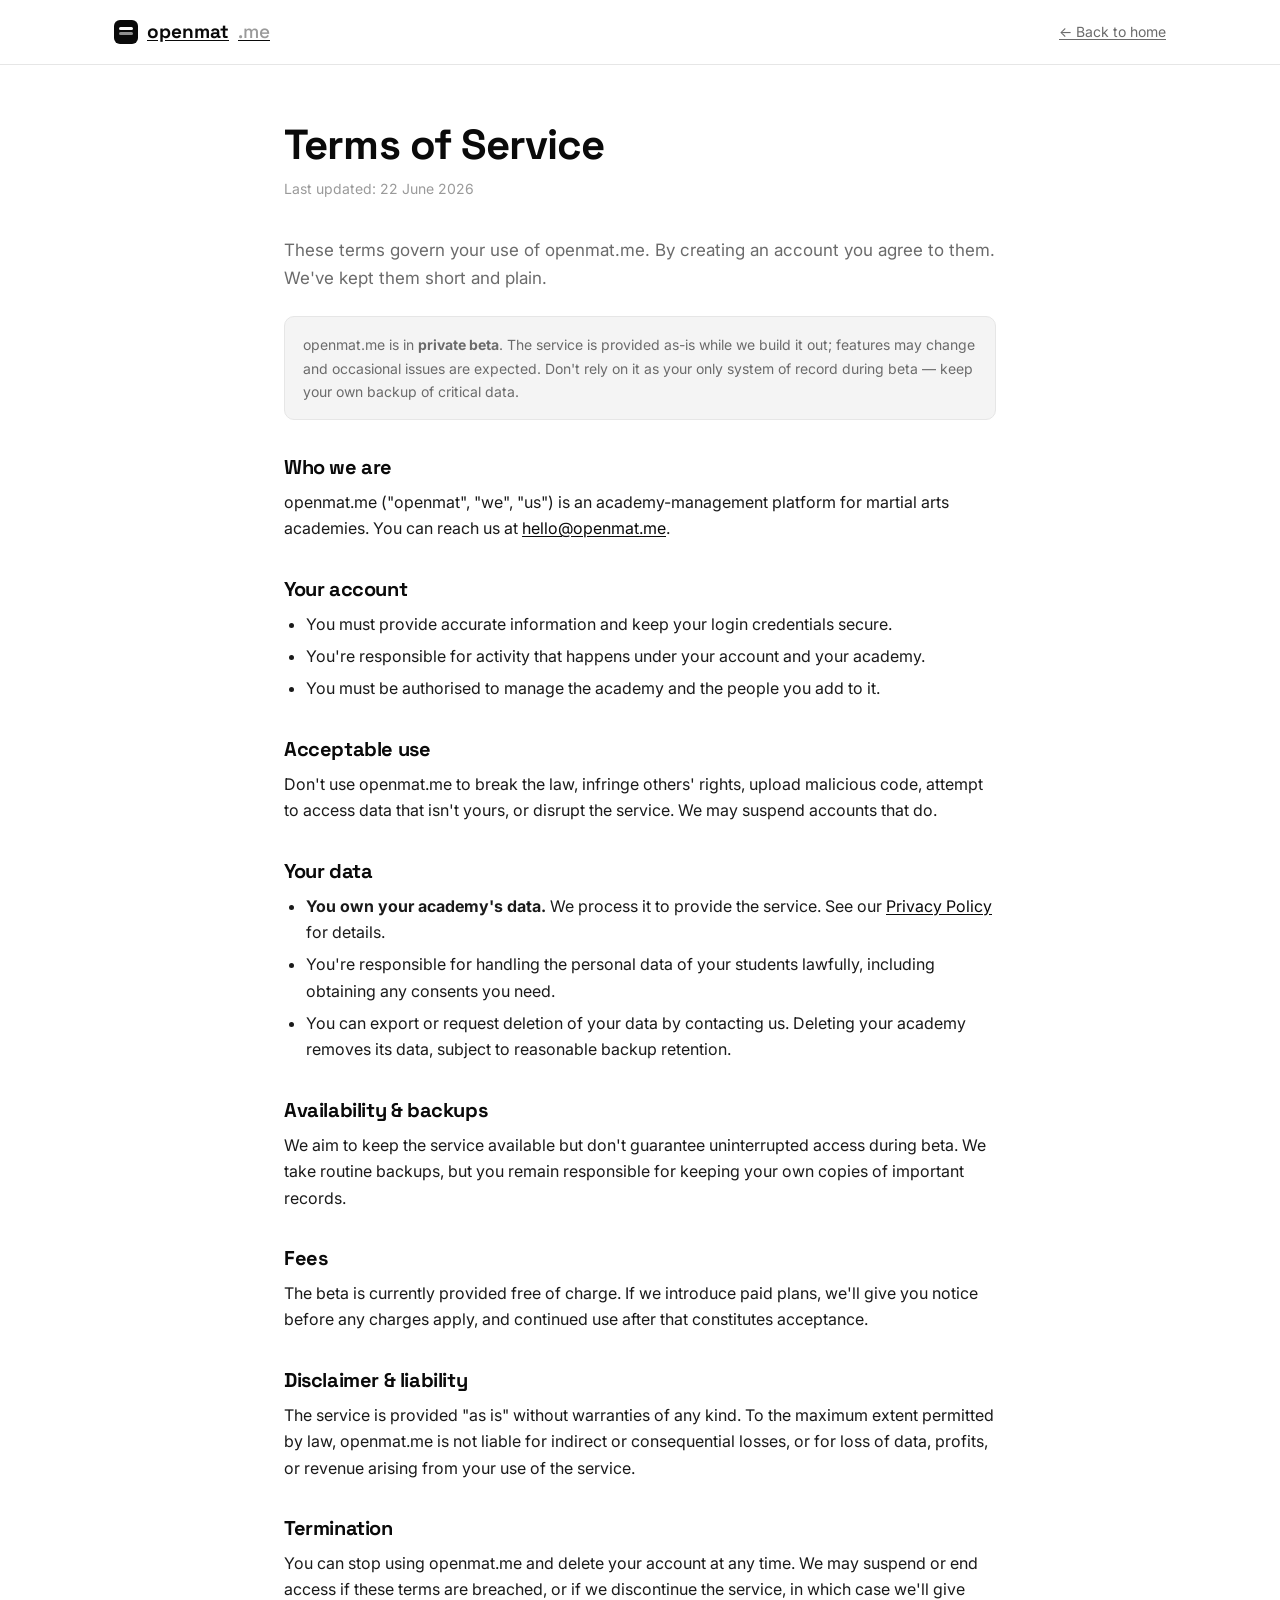
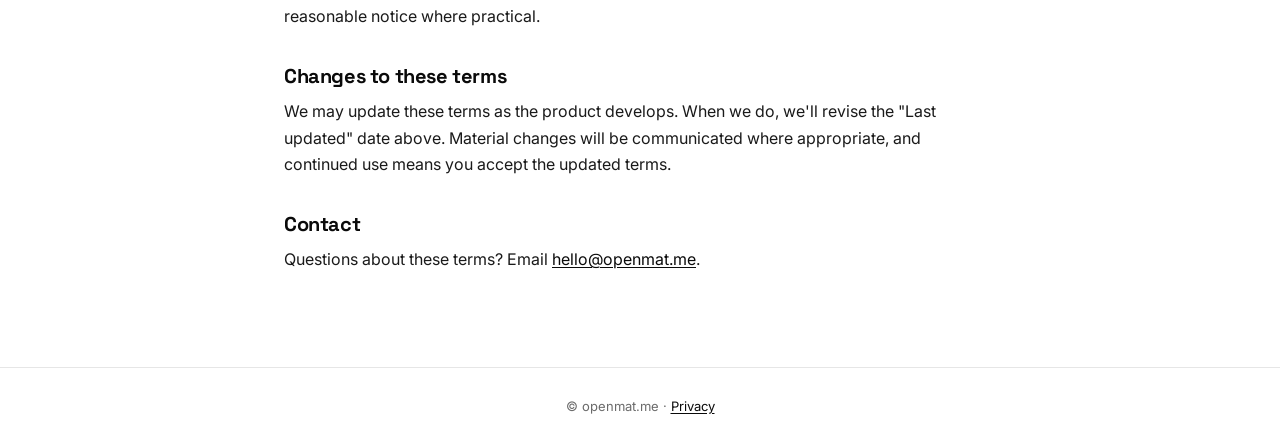
<file: terms.html>
<!DOCTYPE html>
<html lang="en">
<head>
<meta charset="UTF-8" />
<meta name="viewport" content="width=device-width, initial-scale=1.0" />
<title>Terms of Service — openmat.me</title>
<link rel="icon" type="image/svg+xml" href="/favicon.svg" />
<meta name="description" content="The terms that govern your use of openmat.me." />
<meta name="robots" content="index,follow" />
<link rel="preconnect" href="https://fonts.googleapis.com" />
<link rel="preconnect" href="https://fonts.gstatic.com" crossorigin />
<link href="https://fonts.googleapis.com/css2?family=Inter:wght@400;500;600;700&family=Space+Grotesk:wght@500;600;700&display=swap" rel="stylesheet" />
<style>
  :root{
    --black:#0a0a0a;--text:#1a1a1a;--muted:#6b6b6b;--faint:#9a9a9a;
    --line:#e6e6e6;--line-2:#d6d6d6;--bg:#ffffff;--bg-alt:#f4f4f4;--maxw:760px;
  }
  *{box-sizing:border-box;margin:0;padding:0}
  body{font-family:'Inter',system-ui,-apple-system,Segoe UI,Roboto,sans-serif;background:var(--bg);color:var(--text);line-height:1.65;-webkit-font-smoothing:antialiased}
  a{color:var(--black);text-decoration:underline;text-underline-offset:2px}
  h1,h2{font-family:'Space Grotesk','Inter',sans-serif;letter-spacing:-.02em;line-height:1.15;color:var(--black)}
  .wrap{max-width:var(--maxw);margin:0 auto;padding:0 24px}
  header{border-bottom:1px solid var(--line)}
  .nav{display:flex;align-items:center;justify-content:space-between;height:64px;max-width:1100px;margin:0 auto;padding:0 24px}
  .brand{display:flex;align-items:center;gap:9px;font-family:'Space Grotesk';font-weight:700;font-size:19px;color:var(--black)}
  .brand span{color:var(--faint);font-weight:500}
  .logo-mark{width:24px;height:24px;border-radius:6px;background:var(--black);position:relative;flex:none}
  .logo-mark::after{content:"";position:absolute;left:5px;right:5px;top:7px;height:2.5px;border-radius:2px;background:#fff}
  .logo-mark::before{content:"";position:absolute;left:5px;right:5px;top:12px;height:2.5px;border-radius:2px;background:#fff;opacity:.55}
  .back{font-size:14px;color:var(--muted)}
  main{padding:56px 0 80px}
  h1{font-size:clamp(30px,4vw,42px);font-weight:700;margin-bottom:8px}
  .updated{color:var(--faint);font-size:14px;margin-bottom:36px}
  h2{font-size:20px;margin:36px 0 10px}
  p,li{color:var(--text);font-size:16px}
  p{margin-bottom:14px}
  ul{margin:0 0 14px 22px}
  li{margin-bottom:6px}
  .lede{color:var(--muted);font-size:17px;margin-bottom:8px}
  .note{background:var(--bg-alt);border:1px solid var(--line);border-radius:10px;padding:16px 18px;font-size:14px;color:var(--muted);margin:24px 0}
  footer{border-top:1px solid var(--line);padding:28px 0;color:var(--muted);font-size:13px;text-align:center}
</style>
</head>
<body>

<header>
  <div class="nav">
    <a href="/" class="brand"><span class="logo-mark"></span>openmat<span>.me</span></a>
    <a href="/" class="back">← Back to home</a>
  </div>
</header>

<main>
  <div class="wrap">
    <h1>Terms of Service</h1>
    <div class="updated">Last updated: 22 June 2026</div>

    <p class="lede">These terms govern your use of openmat.me. By creating an account you agree to them. We've kept them short and plain.</p>

    <div class="note">openmat.me is in <strong>private beta</strong>. The service is provided as-is while we build it out; features may change and occasional issues are expected. Don't rely on it as your only system of record during beta — keep your own backup of critical data.</div>

    <h2>Who we are</h2>
    <p>openmat.me ("openmat", "we", "us") is an academy-management platform for martial arts academies. You can reach us at <a href="mailto:hello@openmat.me">hello@openmat.me</a>.</p>

    <h2>Your account</h2>
    <ul>
      <li>You must provide accurate information and keep your login credentials secure.</li>
      <li>You're responsible for activity that happens under your account and your academy.</li>
      <li>You must be authorised to manage the academy and the people you add to it.</li>
    </ul>

    <h2>Acceptable use</h2>
    <p>Don't use openmat.me to break the law, infringe others' rights, upload malicious code, attempt to access data that isn't yours, or disrupt the service. We may suspend accounts that do.</p>

    <h2>Your data</h2>
    <ul>
      <li><strong>You own your academy's data.</strong> We process it to provide the service. See our <a href="/privacy">Privacy Policy</a> for details.</li>
      <li>You're responsible for handling the personal data of your students lawfully, including obtaining any consents you need.</li>
      <li>You can export or request deletion of your data by contacting us. Deleting your academy removes its data, subject to reasonable backup retention.</li>
    </ul>

    <h2>Availability &amp; backups</h2>
    <p>We aim to keep the service available but don't guarantee uninterrupted access during beta. We take routine backups, but you remain responsible for keeping your own copies of important records.</p>

    <h2>Fees</h2>
    <p>The beta is currently provided free of charge. If we introduce paid plans, we'll give you notice before any charges apply, and continued use after that constitutes acceptance.</p>

    <h2>Disclaimer &amp; liability</h2>
    <p>The service is provided "as is" without warranties of any kind. To the maximum extent permitted by law, openmat.me is not liable for indirect or consequential losses, or for loss of data, profits, or revenue arising from your use of the service.</p>

    <h2>Termination</h2>
    <p>You can stop using openmat.me and delete your account at any time. We may suspend or end access if these terms are breached, or if we discontinue the service, in which case we'll give reasonable notice where practical.</p>

    <h2>Changes to these terms</h2>
    <p>We may update these terms as the product develops. When we do, we'll revise the "Last updated" date above. Material changes will be communicated where appropriate, and continued use means you accept the updated terms.</p>

    <h2>Contact</h2>
    <p>Questions about these terms? Email <a href="mailto:hello@openmat.me">hello@openmat.me</a>.</p>
  </div>
</main>

<footer>
  <div class="wrap">© openmat.me · <a href="/privacy">Privacy</a></div>
</footer>

</body>
</html>
</file>
<file: styles.css>
/* =============================================================================
   styles.css — shared design tokens + base components
   Light mode, modern, restrained. Used by admin.html and student.html.
   ========================================================================== */

:root {
  /* Color — openmat.me design system (monochrome ink accent, no blue) */
  --black:         #0a0a0a;
  --ink:           #14171c;
  --ink-soft:      #2b2f38;
  --bg:            #f6f7f8;
  --surface:       #ffffff;
  --surface-alt:   #f1f3f5;
  --border:        #e6e8ec;
  --border-strong: #d4d7dd;
  --text:          #14171c;
  --text-muted:    #5b6472;
  --text-faint:    #9aa0ab;
  --text-on-dark:  #ffffff;
  --accent:        #1a1a1a;
  --accent-hover:  #000000;
  --accent-bg:     #f1f3f5;
  --success:       #16a34a;
  --success-bg:    #ecfdf5;
  --warn:          #b45309;
  --warn-bg:       #fef3c7;
  --danger:        #b91c1c;
  --danger-bg:     #fee2e2;

  /* Back-compat aliases (existing component CSS references these) */
  --primary:       var(--ink);
  --primary-hover: var(--ink-soft);

  /* Belt grading colors (signature palette) */
  --belt-white-c:  #f8fafc; --belt-white-t:  #0f172a;
  --belt-blue-c:   #1e40af; --belt-blue-t:   #ffffff;
  --belt-purple-c: #6b21a8; --belt-purple-t: #ffffff;
  --belt-brown-c:  #78350f; --belt-brown-t:  #ffffff;
  --belt-black-c:  #0f172a; --belt-black-t:  #ffffff;
  --belt-grey-c:   #9ca3af; --belt-grey-t:   #0f172a;
  --belt-yellow-c: #facc15; --belt-yellow-t: #0f172a;
  --belt-orange-c: #f97316; --belt-orange-t: #ffffff;
  --belt-green-c:  #16a34a; --belt-green-t:  #ffffff;
  --stripe:        #c0a26a; --stripe-on-dark: #e8d6ad;

  /* Spacing */
  --sp-1: 4px;
  --sp-2: 8px;
  --sp-3: 12px;
  --sp-4: 16px;
  --sp-5: 24px;
  --sp-6: 32px;
  --sp-7: 48px;
  --sp-8: 64px;

  /* Radius */
  --r-xs: 6px;
  --r-sm: 8px;
  --r-md: 10px;
  --r-lg: 14px;
  --r-xl: 20px;
  --r-full: 999px;

  /* Type */
  --font:         -apple-system, BlinkMacSystemFont, "SF Pro Text", system-ui, "Segoe UI", Roboto, sans-serif;
  --font-sans:    var(--font);
  --font-display: -apple-system, BlinkMacSystemFont, "SF Pro Display", system-ui, "Segoe UI", Roboto, sans-serif;
  --font-mono:    ui-monospace, SFMono-Regular, Menlo, "Cascadia Code", monospace;
  --fs-display: clamp(34px, 5vw, 56px);
  --fs-h1: 28px; --fs-h2: 20px; --fs-h3: 16px;
  --fs-body: 15px; --fs-sm: 14px; --fs-xs: 13px; --fs-2xs: 11px;
  --fw-regular: 400; --fw-medium: 500; --fw-semibold: 600; --fw-bold: 700;
  --lh-tight: 1.08; --lh-snug: 1.3; --lh-body: 1.55;
  --ls-display: -0.025em; --ls-tight: -0.01em; --ls-eyebrow: 0.14em;

  /* Shadow */
  --shadow-sm:   0 1px 2px rgba(15, 23, 42, 0.04), 0 1px 1px rgba(15, 23, 42, 0.03);
  --shadow-card: 0 2px 8px rgba(15, 23, 42, 0.07), 0 1px 2px rgba(15, 23, 42, 0.04);
  --shadow-md:   0 4px 12px rgba(15, 23, 42, 0.06), 0 1px 3px rgba(15, 23, 42, 0.04);
  --shadow-lg:   0 12px 28px rgba(15, 23, 42, 0.10), 0 2px 6px rgba(15, 23, 42, 0.05);
  --shadow-hero: 0 24px 50px rgba(0, 0, 0, 0.10);
  --ring: 0 0 0 3px rgba(10, 10, 10, 0.18);

  /* Layout */
  --sidebar-w: 240px;
  --topbar-h: 56px;
  --mobile-w: 430px;
  --nav-h: 64px;
  --container: 1100px;
}

/* ── Dark mode ────────────────────────────────────────────────────── */
[data-theme="dark"] {
  --black:         #f4f5f8;
  --ink:           #3b4263;
  --ink-soft:      #4a5278;
  --bg:            #0f1117;
  --surface:       #1a1d27;
  --surface-alt:   #21252f;
  --border:        #2d3141;
  --border-strong: #3d4255;
  --text:          #e8eaf0;
  --text-muted:    #8b90a0;
  --text-faint:    #555c70;
  --text-on-dark:  #ffffff;
  --accent:        #e8eaf0;
  --accent-hover:  #ffffff;
  --accent-bg:     #21252f;
  --success:       #22c55e;
  --success-bg:    #0c2218;
  --warn:          #d97706;
  --warn-bg:       #1f1308;
  --danger:        #ef4444;
  --danger-bg:     #200c0c;
  --shadow-sm:   0 1px 2px rgba(0, 0, 0, 0.3);
  --shadow-card: 0 2px 8px rgba(0, 0, 0, 0.4);
  --shadow-md:   0 4px 12px rgba(0, 0, 0, 0.4);
  --shadow-lg:   0 12px 28px rgba(0, 0, 0, 0.5);
  --shadow-hero: 0 24px 50px rgba(0, 0, 0, 0.55);
  --ring: 0 0 0 3px rgba(244, 245, 248, 0.35);
  --stripe: var(--stripe-on-dark);
  color-scheme: dark;
}

* { box-sizing: border-box; }
html, body { margin: 0; padding: 0; }
body {
  font-family: var(--font);
  background: var(--bg);
  color: var(--text);
  font-size: 14px;
  line-height: 1.5;
  -webkit-font-smoothing: antialiased;
}

/* ---------- Layout ---------- */

.app { display: flex; min-height: 100vh; }

.sidebar {
  width: var(--sidebar-w);
  background: var(--surface);
  border-right: 1px solid var(--border);
  padding: var(--sp-5) var(--sp-3);
  position: fixed; left: 0; top: 0; bottom: 0;
  overflow-y: auto;
}
.sidebar .brand {
  display: flex; align-items: center; gap: var(--sp-2);
  padding: 0 var(--sp-3) var(--sp-5);
}
.sidebar .brand-mark {
  width: 28px; height: 28px;
  color: var(--black);
  display: grid; place-items: center;
}
.sidebar .brand-mark svg { width: 24px; height: 24px; }
.sidebar .brand-name { font-weight: 600; font-size: 15px; }
.sidebar .brand-sub  { font-size: 11px; color: var(--text-faint); margin-top: 1px; }

.nav { display: flex; flex-direction: column; gap: 2px; }
.nav-item {
  display: flex; align-items: center; gap: var(--sp-3);
  padding: var(--sp-3) var(--sp-3);
  border-radius: var(--r-md);
  color: var(--text-muted);
  cursor: pointer;
  font-weight: 500;
  user-select: none;
}
.nav-item:hover { background: var(--surface-alt); color: var(--text); }
.nav-item.active { background: var(--primary); color: white; }
.nav-item .nav-icon { width: 18px; opacity: 0.9; display: inline-grid; place-items: center; }

/* Lucide line icons in the sidebar nav */
.nav-icon svg { width: 18px; height: 18px; stroke-width: 1.75; }
.nav-item.active .nav-icon svg { opacity: 1; }

/* openmat.me wordmark lockup (sidebar brand) */
.brand-wordmark { font-family: var(--font-display); font-weight: var(--fw-bold, 700);
  font-size: 18px; letter-spacing: var(--ls-tight, -0.01em); color: var(--black); }
.brand-wordmark .brand-tld { color: var(--text-faint); font-weight: var(--fw-medium, 500); }

/* Grouped nav */
.nav-group { display: flex; flex-direction: column; }
.nav-group-header {
  display: flex; align-items: center; gap: var(--sp-3);
  padding: var(--sp-2) var(--sp-3);
  border-radius: var(--r-md);
  color: var(--text-muted);
  cursor: pointer;
  font-weight: 600;
  font-size: 12px;
  text-transform: uppercase;
  letter-spacing: 0.5px;
  user-select: none;
}
.nav-group-header:hover { background: var(--surface-alt); color: var(--text); }
.nav-group-header.has-active { color: var(--accent); }
.nav-group-items { display: flex; flex-direction: column; gap: 1px; padding-left: 8px; }
.nav-item-child {
  font-size: 13px;
  padding: 6px var(--sp-3);
}

.main {
  flex: 1;
  margin-left: var(--sidebar-w);
  min-height: 100vh;
  display: flex; flex-direction: column;
}
.topbar {
  height: var(--topbar-h);
  background: var(--surface);
  border-bottom: 1px solid var(--border);
  display: flex; align-items: center; justify-content: space-between;
  padding: 0 var(--sp-5);
  position: sticky; top: 0; z-index: 10;
}
.topbar .crumb { font-size: 14px; color: var(--text-muted); }
.topbar .topbar-right { display: flex; align-items: center; gap: var(--sp-3); }

.content { padding: var(--sp-5); flex: 1; }

/* ---------- Common components ---------- */

.card {
  background: var(--surface);
  border: 1px solid var(--border);
  border-radius: var(--r-lg);
  padding: var(--sp-5);
  box-shadow: var(--shadow-sm);
}
.card + .card { margin-top: var(--sp-4); }

.card-title { font-size: 13px; font-weight: 600; color: var(--text-muted); text-transform: uppercase; letter-spacing: 0.04em; margin: 0 0 var(--sp-4); }
.card-body { display: flex; flex-direction: column; gap: var(--sp-3); }

.grid-2 { display: grid; grid-template-columns: 1fr 1fr; gap: var(--sp-4); }
.grid-3 { display: grid; grid-template-columns: 1fr 1fr 1fr; gap: var(--sp-4); }
@media (max-width: 900px) { .grid-2, .grid-3 { grid-template-columns: 1fr; } }

.row { display: flex; align-items: center; gap: var(--sp-3); }
.row-between { display: flex; align-items: center; justify-content: space-between; gap: var(--sp-3); }
.stack { display: flex; flex-direction: column; gap: var(--sp-3); }
.stack-tight { display: flex; flex-direction: column; gap: var(--sp-2); }

.muted { color: var(--text-muted); }
.faint { color: var(--text-faint); }
.h1 { font-size: 22px; font-weight: 600; margin: 0; }
.h2 { font-size: 16px; font-weight: 600; margin: 0; }
.h3 { font-size: 13px; font-weight: 600; color: var(--text-muted); text-transform: uppercase; letter-spacing: 0.04em; margin: 0; }

.btn {
  display: inline-flex; align-items: center; gap: var(--sp-2);
  padding: var(--sp-2) var(--sp-4);
  background: var(--primary); color: white;
  border: none; border-radius: var(--r-md);
  font: inherit; font-weight: 500;
  cursor: pointer;
}
.btn:hover { background: var(--primary-hover); }
.btn-secondary { background: var(--surface); color: var(--text); border: 1px solid var(--border-strong); }
.btn-secondary:hover { background: var(--surface-alt); }
.btn-accent { background: var(--accent); }
.btn-accent:hover { background: var(--accent-hover); }
.btn-sm { padding: var(--sp-1) var(--sp-3); font-size: 13px; }

.input, .select {
  padding: var(--sp-2) var(--sp-3);
  border: 1px solid var(--border-strong);
  border-radius: var(--r-md);
  background: var(--surface);
  font: inherit;
  color: var(--text);
  width: 100%;
}
.input:focus, .select:focus { outline: 2px solid var(--accent); outline-offset: -1px; }

/* ---------- Belt chip ---------- */

.belt {
  display: inline-flex; align-items: center; gap: 6px;
  padding: 4px 10px;
  border-radius: 999px;
  border: 1px solid var(--border-strong);
  font-size: 12px; font-weight: 600;
  background: var(--surface);
}
.belt .belt-color {
  width: 14px; height: 14px; border-radius: 4px;
  border: 1px solid rgba(0,0,0,0.1);
}
.belt .stripes {
  display: inline-flex; gap: 2px; margin-left: 2px;
}
.belt .stripes span {
  width: 4px; height: 10px; background: #c0a26a; border-radius: 1px;
}

/* ---------- Avatar ---------- */

.avatar {
  width: 36px; height: 36px;
  border-radius: 999px;
  background: var(--surface-alt);
  color: var(--text);
  display: grid; place-items: center;
  font-weight: 600; font-size: 13px;
  border: 1px solid var(--border);
}
.avatar.lg { width: 56px; height: 56px; font-size: 18px; }

/* ---------- Table-ish list ---------- */

.list { display: flex; flex-direction: column; }
.list-row {
  display: grid;
  grid-template-columns: 36px 1.4fr 1fr 0.8fr 0.8fr 0.8fr;
  align-items: center;
  gap: var(--sp-4);
  padding: var(--sp-3) var(--sp-4);
  border-bottom: 1px solid var(--border);
  cursor: pointer;
}
.list-row:hover { background: var(--surface-alt); }
.list-row:last-child { border-bottom: none; }
.list-header {
  font-size: 11px; text-transform: uppercase; letter-spacing: 0.05em;
  color: var(--text-faint); font-weight: 600;
  cursor: default;
}
.list-header:hover { background: transparent; }

/* ---------- Stat cards (canonical metric card — use on every screen) ------- */

/* Equal-width responsive cells; cards in a row share the same height. */
.stat-row, .stats-row, .stat-grid {
  display: grid;
  grid-template-columns: repeat(auto-fit, minmax(160px, 1fr));
  gap: var(--sp-4);
  margin-bottom: var(--sp-5);
}
.stat-card {
  background: var(--surface);
  border: 1px solid var(--border);
  border-radius: var(--r-md);
  padding: var(--sp-4);
  box-shadow: var(--shadow-sm);
}
.stat-card-link { cursor: pointer; transition: border-color .12s, box-shadow .12s; }
.stat-card-link:hover { border-color: var(--accent); box-shadow: var(--shadow-md); }
.stat-icon {
  font-size: 20px; line-height: 1; color: var(--text-muted); margin-bottom: var(--sp-2);
}
.stat-value {
  font-size: 28px; font-weight: 700; line-height: 1; color: var(--text);
}
.stat-label {
  font-size: 13px; color: var(--text); margin-top: var(--sp-2); font-weight: 600;
}
.stat-sub {
  font-size: 12px; color: var(--text-muted); margin-top: var(--sp-1);
}

/* ---------- Progress bar ---------- */

.bar {
  height: 8px; width: 100%;
  background: var(--surface-alt);
  border-radius: 999px; overflow: hidden;
}
.bar > div {
  height: 100%;
  background: var(--accent);
  border-radius: 999px;
  transition: width 200ms ease;
}
.bar.success > div { background: var(--success); }

/* ---------- Banner ---------- */

.banner {
  display: flex; align-items: center; justify-content: space-between;
  padding: var(--sp-4) var(--sp-5);
  border-radius: var(--r-lg);
  background: var(--success-bg);
  border: 1px solid #a7f3d0;
  color: #064e3b;
}
.banner .banner-title { font-weight: 600; }
.banner .banner-sub { font-size: 13px; opacity: 0.8; margin-top: 2px; }

/* ---------- Tag / Pill ---------- */

.tag {
  display: inline-block;
  padding: 2px 8px;
  border-radius: 999px;
  background: var(--surface-alt);
  border: 1px solid var(--border);
  font-size: 11px;
  color: var(--text-muted);
  font-weight: 500;
}
.tag-basics { background: #eff6ff; border-color: #bfdbfe; color: #1e40af; }
.tag-intermediate { background: #fef3c7; border-color: #fde68a; color: #92400e; }
.tag-advanced { background: #fee2e2; border-color: #fecaca; color: #991b1b; }

/* ---------- Lang switcher ---------- */

.lang-switch { display: inline-flex; gap: 2px; background: var(--surface-alt); border-radius: var(--r-md); padding: 2px; }
.lang-switch button {
  border: none; background: transparent;
  padding: 4px 10px;
  border-radius: var(--r-sm);
  font: inherit; font-weight: 500;
  color: var(--text-muted);
  cursor: pointer;
}
.lang-switch button.active { background: var(--surface); color: var(--text); box-shadow: var(--shadow-sm); }

/* ---------- Empty state ---------- */

.empty {
  text-align: center;
  padding: var(--sp-7) var(--sp-5);
  color: var(--text-muted);
}
.empty .empty-title { font-size: 16px; font-weight: 600; color: var(--text); margin-bottom: var(--sp-2); }

/* ---------- Responsive ---------- */

@media (max-width: 768px) {
  .sidebar {
    width: 100%;
    position: static;
    border-right: none;
    border-bottom: 1px solid var(--border);
    padding: var(--sp-3);
  }
  .sidebar .brand { padding: 0 0 var(--sp-3); }
  .nav { flex-direction: row; flex-wrap: wrap; }
  .nav-item { padding: var(--sp-2) var(--sp-3); font-size: 13px; }
  .main { margin-left: 0; }
  .app { flex-direction: column; }
  .list-row { grid-template-columns: 36px 1fr 0.6fr; }
  .list-row .list-col-hide { display: none; }
}

/* ---------- Curriculum (CV2) + technique page ---------- */
.cv2-bar { display:flex; flex-wrap:wrap; gap:var(--sp-2); align-items:center;
  margin-bottom:var(--sp-5); padding:var(--sp-3); background:var(--surface);
  border:1px solid var(--border); border-radius:var(--r-md); }
.cv2-bar select, .cv2-bar input { font:inherit; font-size:13px; padding:6px 8px;
  border:1px solid var(--border-strong); border-radius:var(--r-sm);
  background:var(--surface); color:var(--text); }
.cv2-bar .spacer { flex:1; }
.cv2-mod { border:1px solid var(--border); border-radius:var(--r-md);
  background:var(--surface); margin-bottom:var(--sp-4); overflow:hidden;
  scroll-margin-top:var(--sp-4); }
.cv2-head { display:flex; align-items:center; gap:var(--sp-3);
  padding:var(--sp-3) var(--sp-4); cursor:pointer; user-select:none; }
.cv2-head:hover { background:var(--surface-alt); }
.cv2-head .chev { color:var(--text-faint); transition:transform .15s; }
.cv2-mod.collapsed .chev { transform:rotate(-90deg); }
.cv2-mod.collapsed .cv2-body { display:none; }
.cv2-head .mname { font-weight:600; font-size:15px; }
.cv2-head .mspacer { flex:1; }
.cv2-badge { background:var(--surface-alt); color:var(--text-muted);
  border:1px solid var(--border); border-radius:999px; padding:1px 8px;
  font-size:11px; font-variant-numeric:tabular-nums; }
.cv2-cbar { display:inline-flex; height:6px; width:120px; border-radius:999px;
  overflow:hidden; background:var(--surface-alt); }
.cv2-cbar span { display:block; height:100%; }
.cb-Beginner{background:var(--success)} .cb-Intermediate{background:var(--accent)}
.cb-Advanced{background:var(--warn)} .cb-Expert{background:var(--danger)}
.cv2-tbl { width:100%; border-collapse:collapse; font-size:13px; }
.cv2-tbl th { text-align:left; font-size:11px; text-transform:uppercase;
  letter-spacing:.04em; color:var(--text-faint); padding:var(--sp-2) var(--sp-4);
  border-top:1px solid var(--border); }
.cv2-tbl td { padding:var(--sp-3) var(--sp-4); border-top:1px solid var(--border); }
.cv2-tbl tr:hover td { background:var(--surface-alt); }
.cv2-name { font-weight:500; color:var(--text); text-decoration:none; cursor:pointer; }
.cv2-name:hover { color:var(--accent); text-decoration:underline; }
.cv2-pill { display:inline-block; font-size:11px; padding:1px 8px; border-radius:999px;
  border:1px solid var(--border); background:var(--surface-alt); color:var(--text-muted); }
.cv2-pill.c-Beginner{color:var(--success);border-color:var(--success)}
.cv2-pill.c-Intermediate{color:var(--accent);border-color:var(--accent)}
.cv2-pill.c-Advanced{color:var(--warn);border-color:var(--warn)}
.cv2-pill.c-Expert{color:var(--danger);border-color:var(--danger)}
.cv2-row-hidden td { opacity:.45; }
.cv2-seg { display:inline-flex; border:1px solid var(--border-strong);
  border-radius:var(--r-sm); overflow:hidden; }
.cv2-seg button { font:inherit; font-size:12px; padding:6px 12px; border:none;
  background:var(--surface); color:var(--text-muted); cursor:pointer; }
.cv2-seg button.on { background:var(--primary); color:#fff; }
.cv2-admin { display:none; }
.cv2[data-mode="admin"] .cv2-admin { display:inline-flex; }
.cv2-empty { padding:var(--sp-5); text-align:center; color:var(--text-muted); }
</file>
